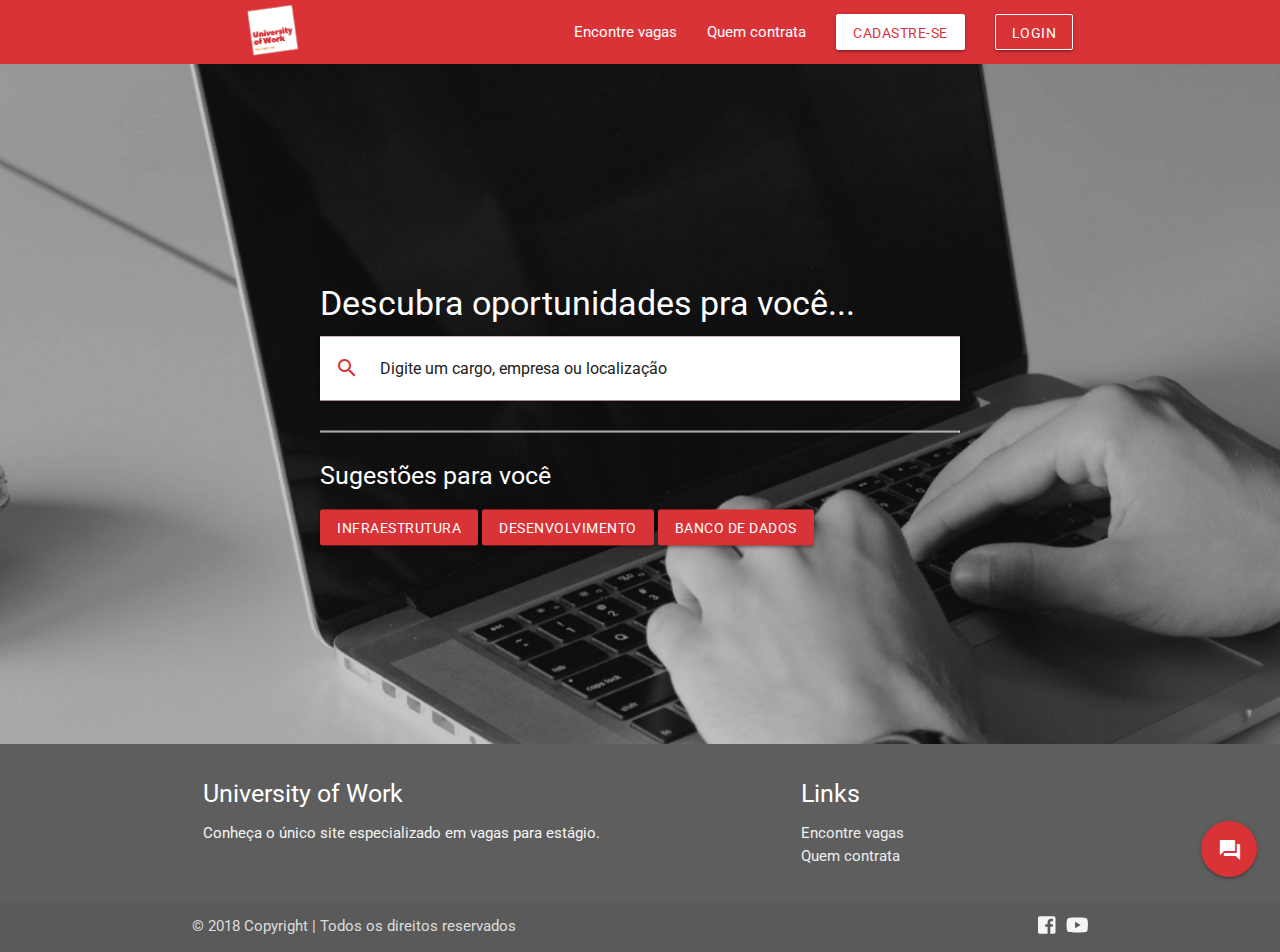
<file: index.html>
<!DOCTYPE html>
<html lang="pt-br">
<head>
    <meta charset="UTF-8">
    <title>University of Work</title>
    <link rel="icon" href="publico/imagem/Logo/favicon.ico">
	<!-- Fonte -->
    <link href="https://fonts.googleapis.com/css?family=Roboto" rel="stylesheet">
    <link href="https://fonts.googleapis.com/icon?family=Material+Icons" rel="stylesheet">

	<!-- CSS -->
	<link rel="stylesheet" href="publico/external/materialize/css/materialize.min.css">
    <link rel="stylesheet" href="publico/css/style.css">
    <link rel="stylesheet" href="publico/css/extends.css">
    
    <!-- JS -->
	<!-- ajax --><script src="https://ajax.googleapis.com/ajax/libs/jquery/3.2.1/jquery.min.js"></script>

	<!-- Fecha imports do Firebase -->

	<meta name="viewport" content="width=device-width, user-scalable=no">
</head>
<body>
    
    <div id="header" class="uow-nav"></div>

    <div id="modal"></div>

    <div class="uow-parallax" id="uow-id-bg-1" style="position: relative; height: 680px;">
        <div class="container">
            <div class="uow-center" style="width: 50%;">
                <h4 class="uow-color-secondary">Descubra oportunidades pra você...</h4>
                <nav>
                    <div class="nav-wrapper uow-background-secondary">
                        <form>
                            <div class="input-field">
                                <input id="search" type="search" placeholder="Digite um cargo, empresa ou localização" required>
                                <label class="label-icon" for="search"><i class="material-icons" >search</i></label>
                                <i class="material-icons" id="cleanSearch">close</i>
                            </div>
                        </form>
                    </div>
                </nav>
                <hr style="margin:30px 0px 30px">
                <h5 class="uow-color-secondary" style="margin:0px 0px 20px">Sugestões para você</h5>
                <div class="">
                    <a class="waves-effect waves-light btn uow-btn-primary">Infraestrutura</a>
                    <a class="waves-effect waves-light btn uow-btn-primary">Desenvolvimento</a>
                    <a class="waves-effect waves-light btn uow-btn-primary">Banco de dados</a>
                </div>
            </div>
        </div>
    </div>

    <div class="fixed-action-btn">
        <a id="question" class="btn-floating btn-large uow-btn-primary pulse">
            <i class="large material-icons">question_answer</i>
        </a>
    </div>

    <input type="radio" name="triggerChat" id="triggerChat">

    <div class="uow-chat uow-chat-inactive" id="chat">
        <div class="row">
            <div class="col s12" style="width:400px">
                <div class="card">
                    <div class="card-content">
                        <div class="row"> 
                            <form class="col s12">
                                <div class="row"  style="margin-bottom: 0px">
                                    <div class="input-field col s12">
                                        <input value="" id="nameAsk" type="text">
                                        <label for="nameAsk">Nome</label>
                                    </div>
                                </div>
                                <div class="row" style="margin-bottom: 0px">
                                    <div class="input-field col s12">
                                        <input value="" id="emailAsk" type="text">
                                        <label for="emailAsk">Email</label>
                                    </div>
                                </div>
                                <div class="row" style="margin-bottom: 0px">
                                    <div class="input-field col s12">
                                        <textarea id="icon_prefix2" class="materialize-textarea"></textarea>
                                        <label for="icon_prefix2">Mensagem</label>
                                    </div>
                                </div>
                            </form>        
                        </div>
                    </div>
                    <div class="card-action">
                        <a class="waves-effect waves-light btn uow-btn-primary-type2" id="send">Enviar</a>
                    </div>
                </div>    
            </div>
        </div>
    </div>
    <div id="footer"></div>

    <!-- modal -->

    <!-- Modal Structure -->
    <div id="modal1" class="modal" style="max-width: 600px;">
        <div class="modal-content">
            <h4>Login</h4>
            <div class="row">
                <form class="col s12">
                    <div class="row">
                        <div class="input-field col s12">
                            <input id="email" type="email" class="validate">
                            <label for="email">Email</label>
                        </div>
                    </div>
                    <div class="row">
                        <div class="input-field col s12" style="position: relative">
                            <input id="password" type="password" class="validate">
                            <label for="password">Senha</label>
                            <i class="material-icons uow-icon-input uow-icon-color-primary" id="visible-pass">visibility</i>
                        </div>
                    </div>
                    <a class="waves-effect waves-light btn uow-btn-primary-type2 modal-close">Entrar</a>
                </form>
            </div>
        </div>
        <div class="modal-footer">
            <a href="#!" class="waves-effect waves-red btn-flat">Não possui conta? Cadastre-se aqui!</a>
        </div>
    </div>

    <!-- jQuery --><script type="text/javascript" src="controller/js/jquery-3.3.1.min.js"></script>

	<script defer src="publico/external/materialize/js/materialize.min.js" type="text/javascript"></script>
    <script defer src="publico/external/fontawesome-all.js" type="text/javascript"></script>
    <script defer src="publico/external/html2canvas.min.js" type="text/javascript"></script>
	<script defer src="publico/external/sweetalert.min.js" type="text/javascript"></script>	
    <script defer src="controller/js/javascript.js" type="text/javascript"></script>	
</body>
</html>
</file>
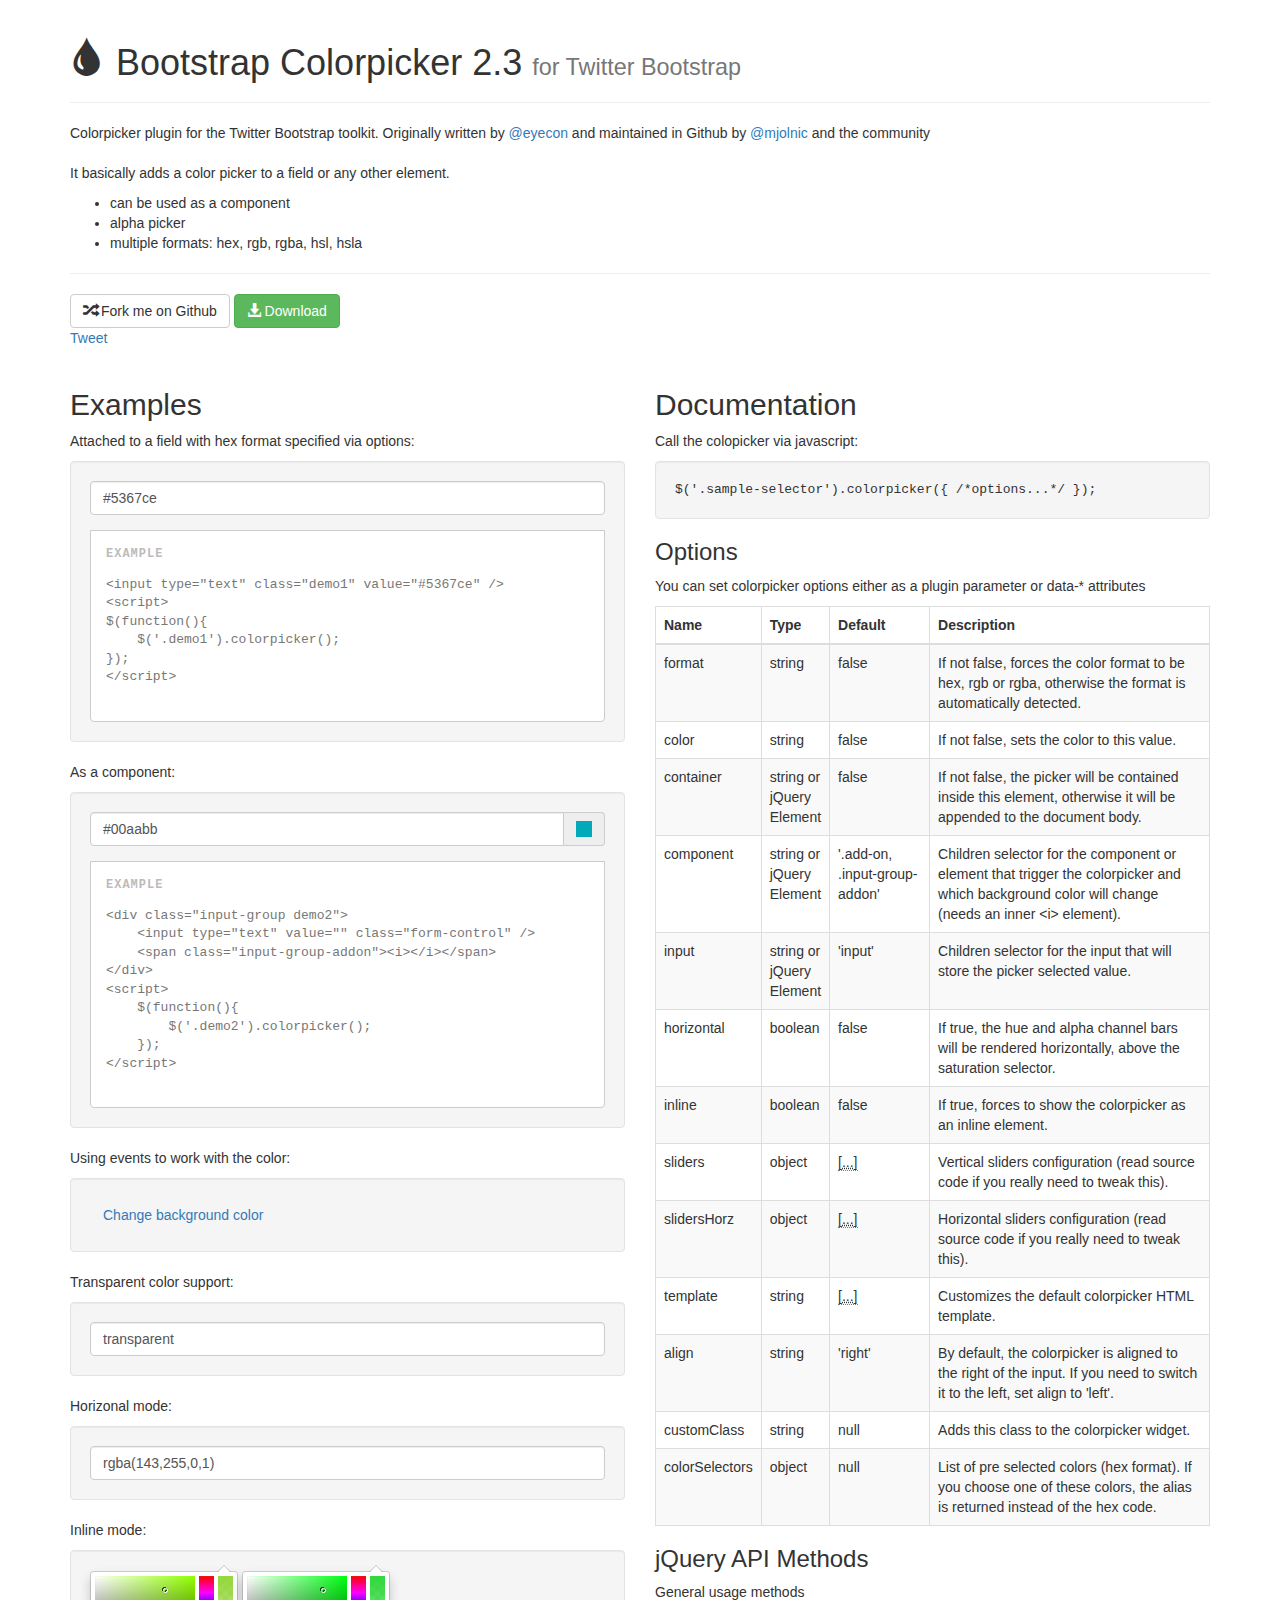
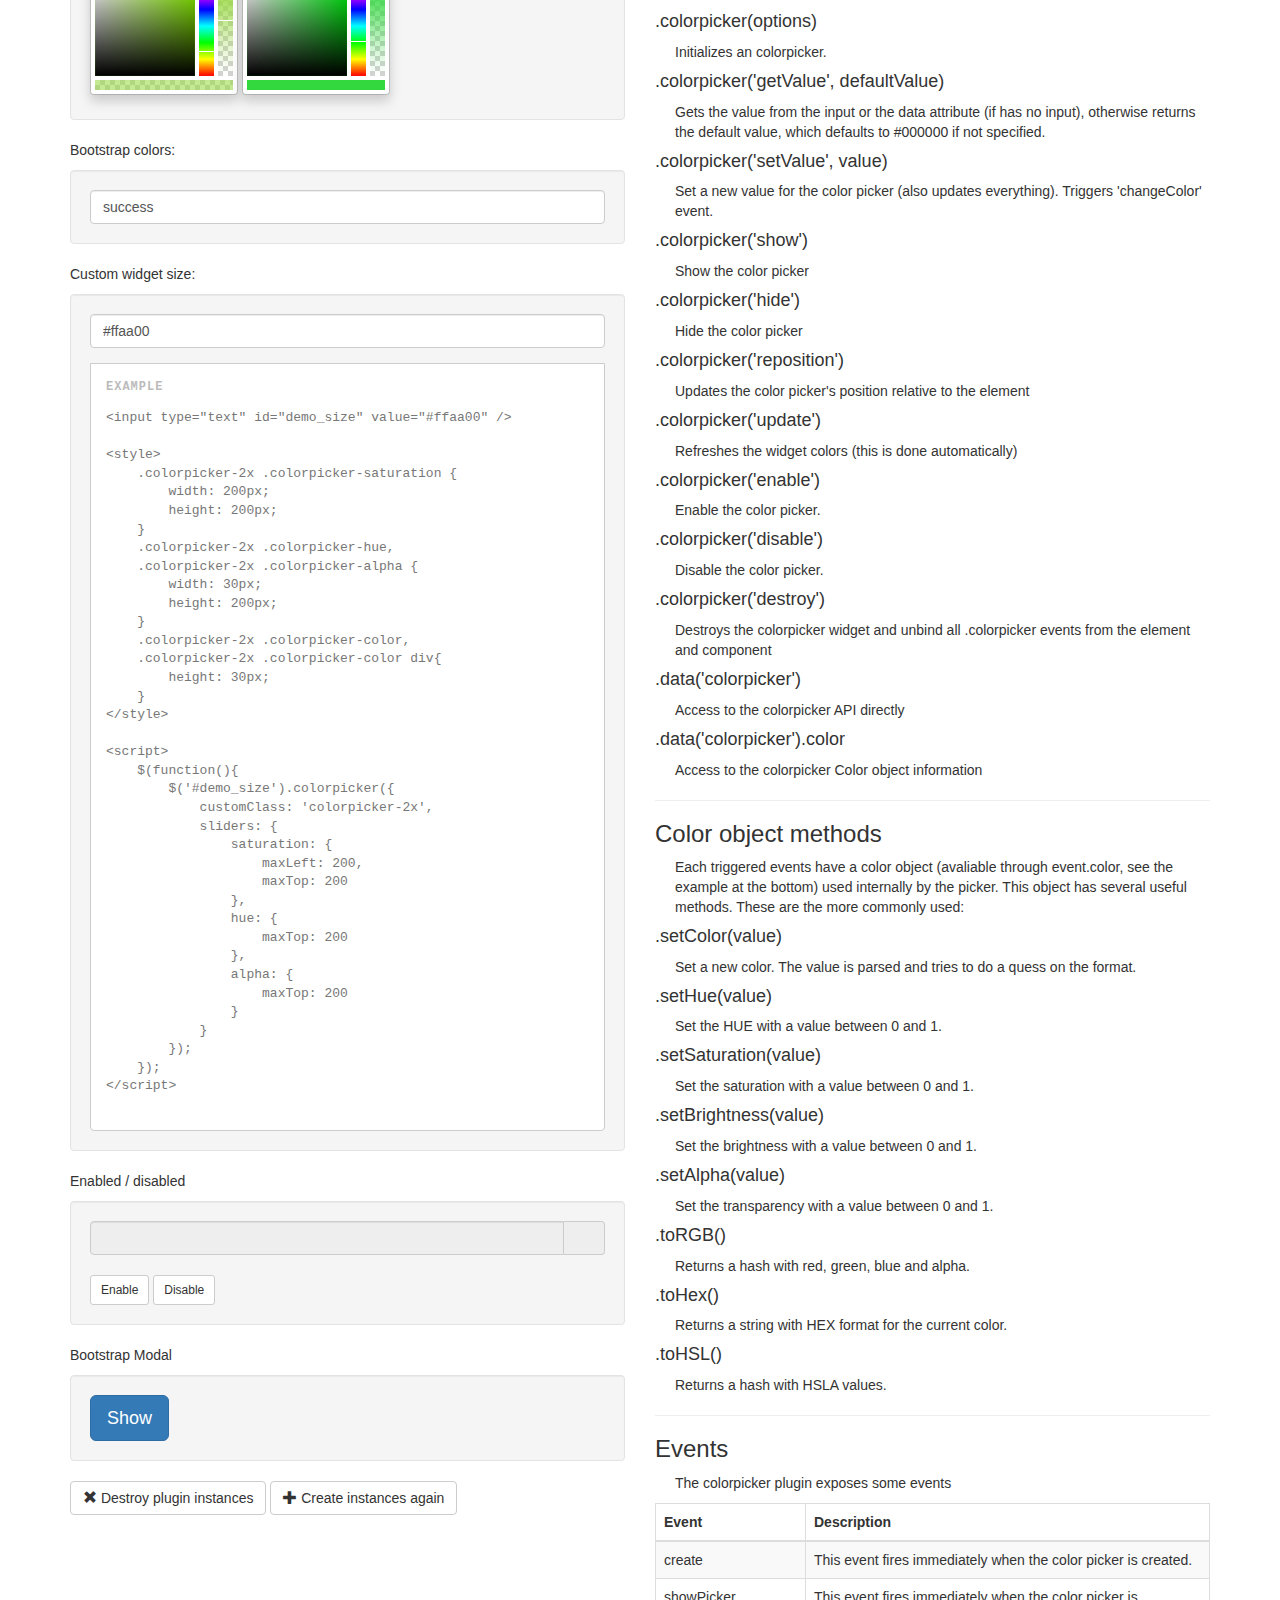
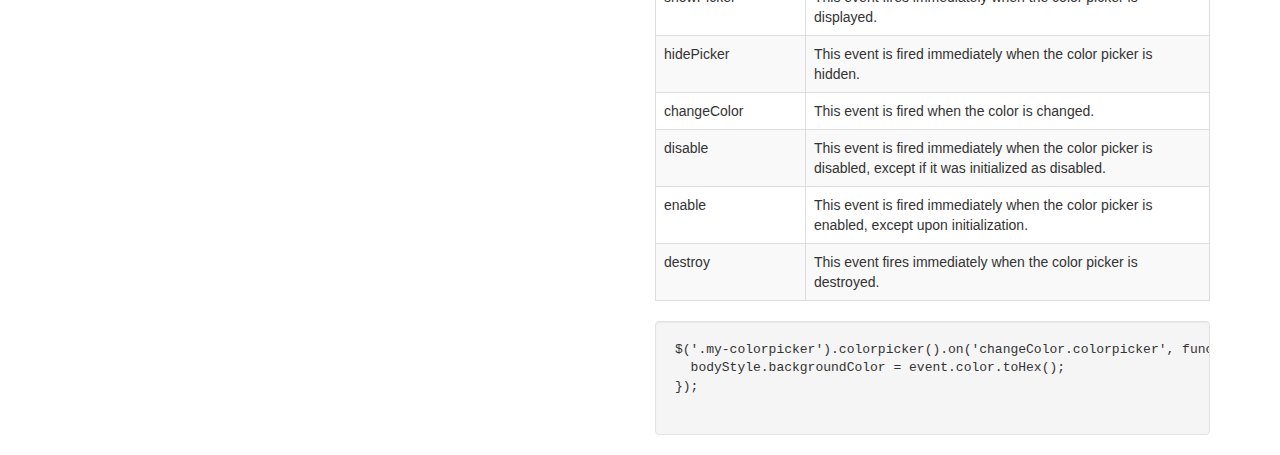
<file: publico/external/bootstrap-colorpicker-master/index.html>
<!DOCTYPE html>
<html lang="en">

<head>
  <meta http-equiv="X-UA-Compatible" content="IE=edge,chrome=1">
  <meta charset="utf-8">
  <meta http-equiv="Content-Type" content="text/html; charset=UTF-8">
  <title>Colorpicker for Twitter Bootstrap</title>
  <link href="//netdna.bootstrapcdn.com/bootstrap/3.3.5/css/bootstrap.min.css" rel="stylesheet">
  <link href="dist/css/bootstrap-colorpicker.min.css" rel="stylesheet">
  <link href="src/css/docs.css" rel="stylesheet">
</head>

<body>
<div class="container">
  <section id="typeahead">
    <div class="page-header">
      <h1><i class="glyphicon glyphicon-tint"></i> Bootstrap Colorpicker 2.3
        <small>for Twitter Bootstrap</small>
      </h1>
    </div>
    <div class="row">
      <article class="col-md-12">
        <p>
          Colorpicker plugin for the Twitter Bootstrap toolkit. Originally written by <a
          href="https://twitter.com/stefanpetre/" target="_blank">@eyecon</a> and maintained in Github by
          <a href="http://twitter.com/mjolnic/" target="_blank">@mjolnic</a> and the community
          <br>
          <br> It basically adds a color picker to a field or any other element.
        </p>
        <ul>
          <li>can be used as a component</li>
          <li>alpha picker</li>
          <li>multiple formats: hex, rgb, rgba, hsl, hsla</li>
        </ul>
        <hr>
        <div class="social">
          <a href="https://github.com/mjolnic/bootstrap-colorpicker/" target="_blank"
             class="btn btn-default btn-md"><i class="glyphicon glyphicon-random"></i> Fork me on Github</a>
          <a href="https://github.com/mjolnic/bootstrap-colorpicker/archive/master.zip" target="_blank"
             class="btn btn-success btn-md"><i class="glyphicon glyphicon-download-alt"></i> Download</a>

          <!-- Place this tag where you want the +1 button to render. -->
          <div class="g-plusone" data-size="medium"></div>

          <!-- Place this tag after the last +1 button tag. -->
          <script type="text/javascript">
            (function () {
              var po = document.createElement('script');
              po.type = 'text/javascript';
              po.async = true;
              po.src = 'https://apis.google.com/js/plusone.js';
              var s = document.getElementsByTagName('script')[0];
              s.parentNode.insertBefore(po, s);
            })();
          </script>

          <a href="https://twitter.com/share" class="twitter-share-button" data-via="mjolnic"
             data-related="mjolnic" data-hashtags="bootstrap">Tweet</a>
          <script>
            !function (d, s, id) {
              var js, fjs = d.getElementsByTagName(s)[0],
                p = /^http:/.test(d.location) ? 'http' : 'https';
              if (!d.getElementById(id)) {
                js = d.createElement(s);
                js.id = id;
                js.src = p + '://platform.twitter.com/widgets.js';
                fjs.parentNode.insertBefore(js, fjs);
              }
            }(document, 'script', 'twitter-wjs');
          </script>
        </div>
        <br>
      </article>
    </div>
    <div class="row">

      <div class="col-md-6">
        <h2>Examples</h2>

        <p> Attached to a field with hex format specified via options:</p>

        <div class="well">
          <input type="text" class="form-control demo demo-1 demo-auto" value="#5367ce"/>
                        <pre class="markup">
&lt;input type="text" class="demo1" value="#5367ce" /&gt;
&lt;script&gt;
$(function(){
    $('.demo1').colorpicker();
});
&lt;/script&gt;
        </pre>
        </div>

        <p>As a component:</p>

        <div class="well">
          <div class="input-group colorpicker-component demo demo-auto">
            <input type="text" value="#00AABB" class="form-control"/>
            <span class="input-group-addon"><i></i></span>
          </div>
                        <pre class="markup">
&lt;div class="input-group demo2"&gt;
    &lt;input type="text" value="" class="form-control" /&gt;
    &lt;span class="input-group-addon"&gt;&lt;i&gt;&lt;/i&gt;&lt;/span&gt;
&lt;/div&gt;
&lt;script&gt;
    $(function(){
        $('.demo2').colorpicker();
    });
&lt;/script&gt;
            </pre>
        </div>

        <p>Using events to work with the color:</p>

        <div class="well">
          <a href="#" class="btn small demo" id="demo_apidemo" data-color="rgb(255, 255, 255)">Change
            background color</a>
        </div>

        <p>Transparent color support:</p>

        <div class="well">
          <input type="text" data-format="hex" class="form-control demo demo-auto" id="demo_transparent"
                 value="transparent"/>
        </div>

        <p>Horizonal mode:</p>

        <div class="well">
          <input type="text" class="form-control demo" data-horizontal="true" id="demo_forceformat"
                 value="#8fff00"/>
        </div>

        <p>Inline mode:</p>

        <div class="well">
          <div id="demo_cont" class="demo demo-auto inl-bl" data-container="#demo_cont"
               data-color="rgba(150,216,62,0.55)" data-inline="true"></div>
          <div class="demo demo-auto inl-bl" data-container="true" data-color="rgb(50,216,62)"
               data-inline="true"></div>
        </div>

        <p>Bootstrap colors:</p>

        <div class="well">
          <input type="text" data-format="hex" class="form-control demo" id="demo_selectors"
                 value="success"/>
        </div>

        <p>Custom widget size:</p>

        <div class="well">
          <style>
            .colorpicker-2x .colorpicker-saturation {
              width: 200px;
              height: 200px;
            }

            .colorpicker-2x .colorpicker-hue,
            .colorpicker-2x .colorpicker-alpha {
              width: 30px;
              height: 200px;
            }

            .colorpicker-2x .colorpicker-color,
            .colorpicker-2x .colorpicker-color div {
              height: 30px;
            }
          </style>
          <input type="text" class="form-control demo" id="demo_size" value="#ffaa00"/>
                        <pre class="markup">
&lt;input type="text" id="demo_size" value="#ffaa00" /&gt;

&lt;style&gt;
    .colorpicker-2x .colorpicker-saturation {
        width: 200px;
        height: 200px;
    }
    .colorpicker-2x .colorpicker-hue,
    .colorpicker-2x .colorpicker-alpha {
        width: 30px;
        height: 200px;
    }
    .colorpicker-2x .colorpicker-color,
    .colorpicker-2x .colorpicker-color div{
        height: 30px;
    }
&lt;/style&gt;

&lt;script&gt;
    $(function(){
        $('#demo_size').colorpicker({
            customClass: 'colorpicker-2x',
            sliders: {
                saturation: {
                    maxLeft: 200,
                    maxTop: 200
                },
                hue: {
                    maxTop: 200
                },
                alpha: {
                    maxTop: 200
                }
            }
        });
    });
&lt;/script&gt;
            </pre>
        </div>

        <p>Enabled / disabled</p>

        <div class="well">
          <div id="demo_endis" class="input-group demo demo-auto colorpicker-component">
            <input disabled type="text" value="" class="form-control"/>
            <span class="input-group-addon"><i></i></span>
          </div>
          <br>
          <a class="btn btn-sm btn-default enable-button" href="#">Enable</a>
          <a class="btn btn-sm btn-default disable-button" href="#">Disable</a>
        </div>

        <p>Bootstrap Modal</p>

        <div class="well">
          <button class="btn btn-primary btn-lg" data-toggle="modal" data-target="#myModal">
            Show
          </button>

          <div class="modal fade" id="myModal" tabindex="-1" role="dialog" aria-labelledby="myModalLabel"
               aria-hidden="true">
            <div class="modal-dialog">
              <div class="modal-content">
                <div class="modal-header">
                  <button type="button" class="close" data-dismiss="modal"
                          aria-hidden="true">&times;</button>
                  <h4 class="modal-title" id="myModalLabel">In a Modal</h4>
                </div>
                <div class="modal-body">
                  <div class="input-group colorpicker-component demo demo-auto">
                    <input type="text" value="" class="form-control"/>
                    <span class="input-group-addon"><i></i></span>
                  </div>
                </div>
                <div class="modal-footer">
                  <button type="button" class="btn btn-default" data-dismiss="modal">Close</button>
                </div>
              </div>
            </div>
          </div>
        </div>


        <a class="btn btn-default demo-destroy" href="#"><i class="glyphicon glyphicon-remove"></i> Destroy
          plugin instances</a>
        <a class="btn btn-default demo-create" href="#"><i class="glyphicon glyphicon-plus"></i> Create
          instances again</a>
      </div>
      <article class="col-md-6">
        <h2>Documentation</h2>

        <p>Call the colopicker via javascript:</p>
        <pre class="well">$('.sample-selector').colorpicker({ /*options...*/ });</pre>
        <h3>Options</h3>

        <p>
          You can set colorpicker options either as a plugin parameter or data-* attributes
        </p>
        <table class="table table-bordered table-striped">
          <thead>
          <tr>
            <th style="width: 100px;">Name</th>
            <th style="width: 50px;">Type</th>
            <th style="width: 100px;">Default</th>
            <th>Description</th>
          </tr>
          </thead>
          <tbody>
          <tr>
            <td>format</td>
            <td>string</td>
            <td>false</td>
            <td>If not false, forces the color format to be hex, rgb or rgba, otherwise the format is
              automatically detected.
            </td>
          </tr>
          <tr>
            <td>color</td>
            <td>string</td>
            <td>false</td>
            <td>If not false, sets the color to this value.</td>
          </tr>
          <tr>
            <td>container</td>
            <td>string or jQuery Element</td>
            <td>false</td>
            <td>If not false, the picker will be contained inside this element, otherwise it will be
              appended to the document body.
            </td>
          </tr>
          <tr>
            <td>component</td>
            <td>string or jQuery Element</td>
            <td>'.add-on, .input-group-addon'</td>
            <td>Children selector for the component or element that trigger the colorpicker and which
              background color will change (needs an inner &lt;i&gt; element).
            </td>
          </tr>
          <tr>
            <td>input</td>
            <td>string or jQuery Element</td>
            <td>'input'</td>
            <td>Children selector for the input that will store the picker selected value.</td>
          </tr>
          <tr>
            <td>horizontal</td>
            <td>boolean</td>
            <td>false</td>
            <td>If true, the hue and alpha channel bars will be rendered horizontally, above the saturation
              selector.
            </td>
          </tr>
          <tr>
            <td>inline</td>
            <td>boolean</td>
            <td>false</td>
            <td>If true, forces to show the colorpicker as an inline element.</td>
          </tr>
          <tr>
            <td>sliders</td>
            <td>object</td>
            <td><abbr title='please, read the source code to see this value'>[...]</abbr></td>
            <td>Vertical sliders configuration (read source code if you really need to tweak this).</td>
          </tr>
          <tr>
            <td>slidersHorz</td>
            <td>object</td>
            <td><abbr title='please, read the source code to see this value'>[...]</abbr></td>
            <td>Horizontal sliders configuration (read source code if you really need to tweak this).</td>
          </tr>
          <tr>
            <td>template</td>
            <td>string</td>
            <td><abbr title='please, read the source code to see this value'>[...]</abbr></td>
            <td>Customizes the default colorpicker HTML template.</td>
          </tr>
          <tr>
            <td>align</td>
            <td>string</td>
            <td>'right'</td>
            <td>By default, the colorpicker is aligned to the right of the input. If you need to switch it
              to the left, set align to 'left'.
            </td>
          </tr>
          <tr>
            <td>customClass</td>
            <td>string</td>
            <td>null</td>
            <td>Adds this class to the colorpicker widget.</td>
          </tr>
          <tr>
            <td>colorSelectors</td>
            <td>object</td>
            <td>null</td>
            <td>List of pre selected colors (hex format). If you choose one of these colors, the alias is returned instead of the hex code.</td>
          </tr>
          </tbody>
        </table>

        <h3>jQuery API Methods</h3>

        <p>General usage methods</p>
        <h4>.colorpicker(options)</h4>

        <p>Initializes an colorpicker.</p>

        <h4>.colorpicker('getValue', defaultValue)</h4>

        <p>Gets the value from the input or the data attribute (if has no input), otherwise returns the default
          value, which defaults to #000000 if not specified.</p>

        <h4>.colorpicker('setValue', value)</h4>

        <p>Set a new value for the color picker (also updates everything). Triggers 'changeColor' event.</p>

        <h4>.colorpicker('show')</h4>

        <p>Show the color picker</p>

        <h4>.colorpicker('hide')</h4>

        <p>Hide the color picker</p>

        <h4>.colorpicker('reposition')</h4>

        <p>Updates the color picker's position relative to the element</p>

        <h4>.colorpicker('update')</h4>

        <p>Refreshes the widget colors (this is done automatically)</p>

        <h4>.colorpicker('enable')</h4>

        <p>Enable the color picker.</p>

        <h4>.colorpicker('disable')</h4>

        <p>Disable the color picker.</p>

        <h4>.colorpicker('destroy')</h4>

        <p>Destroys the colorpicker widget and unbind all .colorpicker events from the element and component</p>

        <h4>.data('colorpicker')</h4>

        <p>Access to the colorpicker API directly</p>

        <h4>.data('colorpicker').color</h4>

        <p>Access to the colorpicker Color object information</p>

        <hr>

        <h3>Color object methods</h3>

        <p>Each triggered events have a color object (avaliable through event.color, see the example at the
          bottom) used internally by the picker. This object has several useful methods. These are the more
          commonly used:</p>

        <h4>.setColor(value)</h4>

        <p>Set a new color. The value is parsed and tries to do a quess on the format.</p>

        <h4>.setHue(value)</h4>

        <p>Set the HUE with a value between 0 and 1.</p>

        <h4>.setSaturation(value)</h4>

        <p>Set the saturation with a value between 0 and 1.</p>

        <h4>.setBrightness(value)</h4>

        <p>Set the brightness with a value between 0 and 1.</p>

        <h4>.setAlpha(value)</h4>

        <p>Set the transparency with a value between 0 and 1.</p>

        <h4>.toRGB()</h4>

        <p>Returns a hash with red, green, blue and alpha.</p>

        <h4>.toHex()</h4>

        <p>Returns a string with HEX format for the current color.</p>

        <h4>.toHSL()</h4>

        <p>Returns a hash with HSLA values.</p>

        <hr>

        <h3>Events</h3>

        <p>The colorpicker plugin exposes some events</p>

        <table class="table table-bordered table-striped">
          <thead>
          <tr>
            <th style="width: 150px;">Event</th>
            <th>Description</th>
          </tr>
          </thead>
          <tbody>
          <tr>
            <td>create</td>
            <td>This event fires immediately when the color picker is created.</td>
          </tr>
          <tr>
            <td>showPicker</td>
            <td>This event fires immediately when the color picker is displayed.</td>
          </tr>
          <tr>
            <td>hidePicker</td>
            <td>This event is fired immediately when the color picker is hidden.</td>
          </tr>
          <tr>
            <td>changeColor</td>
            <td>This event is fired when the color is changed.</td>
          </tr>
          <tr>
            <td>disable</td>
            <td>This event is fired immediately when the color picker is disabled, except if it was
              initialized as disabled.
            </td>
          </tr>
          <tr>
            <td>enable</td>
            <td>This event is fired immediately when the color picker is enabled, except upon
              initialization.
            </td>
          </tr>
          <tr>
            <td>destroy</td>
            <td>This event fires immediately when the color picker is destroyed.</td>
          </tr>
          </tbody>
        </table>
                    <pre class="well">
$('.my-colorpicker').colorpicker().on('changeColor.colorpicker', function(event){
  bodyStyle.backgroundColor = event.color.toHex();
});
    </pre>
      </article>
    </div>
  </section>
</div>
<script src="//code.jquery.com/jquery-2.1.4.min.js"></script>
<script src="//netdna.bootstrapcdn.com/bootstrap/3.3.5/js/bootstrap.min.js"></script>
<script src="dist/js/bootstrap-colorpicker.js"></script>
<script src="src/js/docs.js"></script>
</body>

</html>
</file>
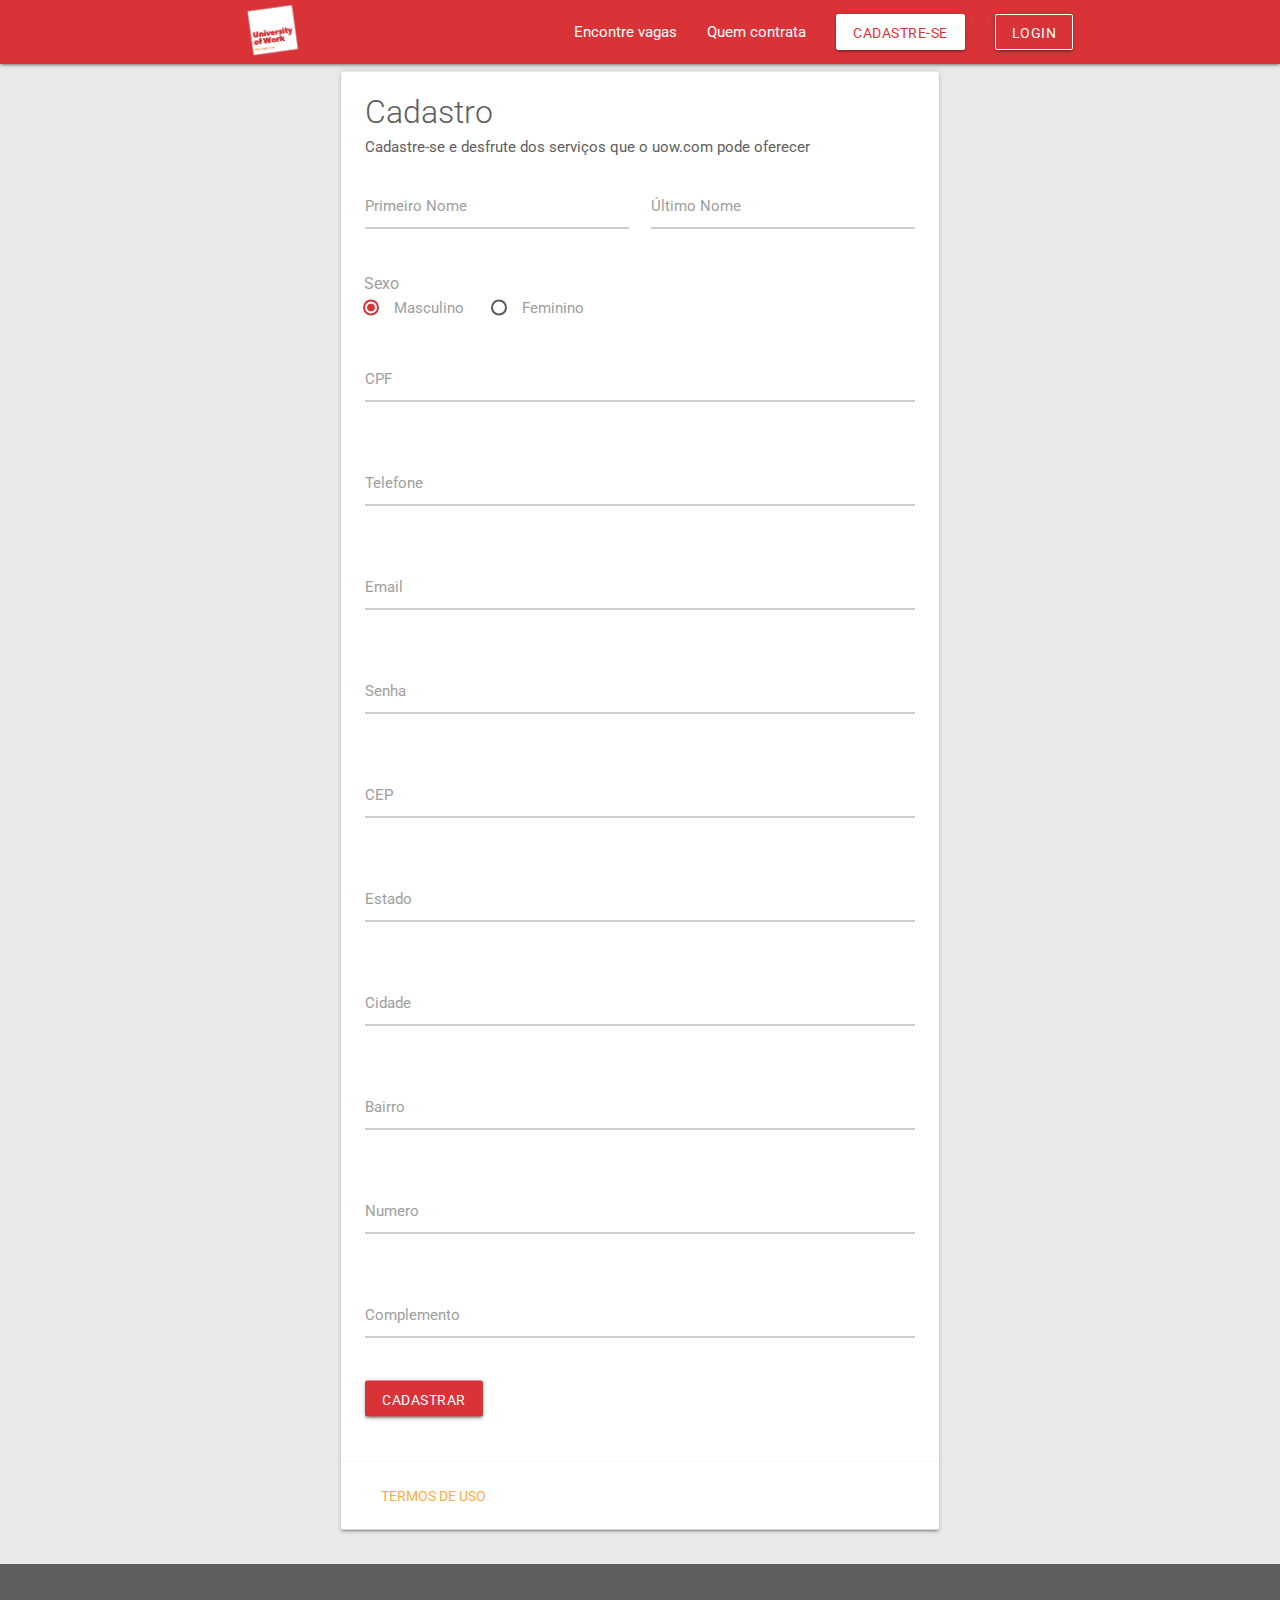
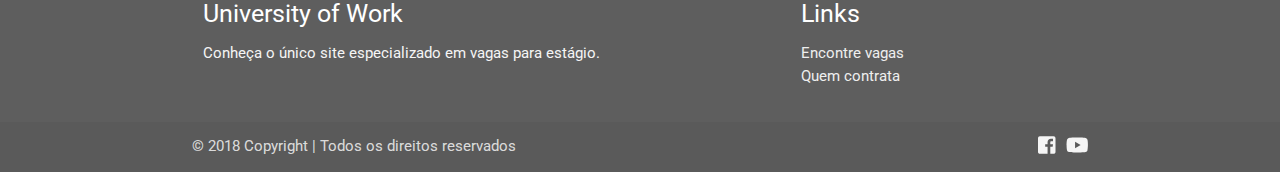
<file: view/candidate/cadastro.html>
<!DOCTYPE html>
<html lang="pt-br">
<head>
    <meta charset="UTF-8">
    <title>University of Work</title>
    <link rel="icon" href="../../publico/imagem/Logo/favicon.ico">
	<!-- Fonte -->
	<link href="https://fonts.googleapis.com/css?family=Roboto" rel="stylesheet">
    <link href="https://fonts.googleapis.com/icon?family=Material+Icons" rel="stylesheet">

	<!-- CSS -->
	<link rel="stylesheet" href="../../publico/external/materialize/css/materialize.min.css">
    <link rel="stylesheet" href="../../publico/css/style.css">
    <link rel="stylesheet" href="../../publico/css/extends.css">
    
    <!-- JS -->
	<!-- ajax --><script src="https://ajax.googleapis.com/ajax/libs/jquery/3.2.1/jquery.min.js"></script>
	<!-- jQuery --><script type="text/javascript" src="../../controller/js/jquery-3.3.1.min.js"></script>

	<script defer src="../../publico/external/materialize/js/materialize.min.js" type="text/javascript"></script>
    <script defer src="../../publico/external/fontawesome-all.js" type="text/javascript"></script>
    <script defer src="../../publico/external/html2canvas.min.js" type="text/javascript"></script>
	<script defer src="../../publico/external/sweetalert.min.js" type="text/javascript"></script>	
    <script defer src="../../controller/js/javascript.js" type="text/javascript"></script>	
    <script defer src="../../controller/js/cadastro.js" type="text/javascript"></script>

	<!-- Fecha imports do Firebase -->

	<meta name="viewport" content="width=device-width, user-scalable=no">
</head>
<body>
    
    <div id="header2"></div>    
    
    <div class="container" style="position: relative; height: 1500px;">
        <div class="uow-center" >
            <div class="row">
                <div class="col s12" style="width:620px">
                    <div class="card">
                        <div class="card-content">
                            <span class="card-title" style="font-size: 32px">Cadastro</span>
                            <p>Cadastre-se e desfrute dos serviços que o uow.com pode oferecer</p>
                            <div class="row" style="margin-top: 10px">
                                <form class="col s12">
                                    <div class="row">
                                        <div class="input-field col s6">
                                            <input  id="first_name" type="text" class="validate">
                                            <label for="first_name">Primeiro Nome</label>
                                        </div>
                                        <div class="input-field col s6">
                                            <input id="last_name" type="text" class="validate">
                                            <label for="last_name">Último Nome</label>
                                        </div>
                                    </div>
                                    <div class="row">
                                            <label style="font-size: 16px; margin-left: 10px; margin-bottom: 50px">Sexo</label>
                                        <p>
                                            <label style="margin-right: 20px; margin-left: 5px">
                                                <input class="with-gap" name="group3" type="radio" checked />
                                                <span>Masculino</span>
                                            </label>
                                            <label>
                                                <input class="with-gap" name="group3" type="radio" />
                                                <span>Feminino</span>
                                            </label>
                                        </p>
                                    </div>
                                   
                                    <div class="row">
                                        <div class="input-field col s12">
                                            <input id="cpf" type="text" class="validate">
                                            <label for="cpf">CPF</label>
                                        </div>
                                    </div>
                                    <div class="row">
                                        <div class="input-field col s12">
                                            <input id="tel" type="text" class="validate">
                                            <label for="tel">Telefone</label>
                                        </div>
                                    </div>
                                    <div class="row">
                                        <div class="input-field col s12">
                                            <input id="email" type="email" class="validate">
                                            <label for="email">Email</label>
                                        </div>
                                    </div>
                                    <div class="row">
                                        <div class="input-field col s12">
                                            <input id="senha" type="password" class="validate">
                                            <label for="senha">Senha</label>
                                        </div>
                                    </div>
                                    <div class="row">
                                        <div class="input-field col s12">
                                            <input id="cep" type="text" class="validate">
                                            <label for="cep">CEP</label>
                                        </div>
                                    </div>
                                    <div class="row">
                                        <div class="input-field col s12">
                                            <input id="Estado" type="text" class="validate">
                                            <label for="Estado">Estado</label>
                                        </div>
                                    </div>
                                    <div class="row">
                                        <div class="input-field col s12">
                                            <input id="Cidade" type="text" class="validate">
                                            <label for="Cidade">Cidade</label>
                                        </div>
                                    </div>
                                    <div class="row">
                                        <div class="input-field col s12">
                                            <input id="Bairro" type="text" class="validate">
                                            <label for="Bairro">Bairro</label>
                                        </div>
                                    </div>
                                    <div class="row">
                                        <div class="input-field col s12">
                                            <input id="Numero" type="text" class="validate">
                                            <label for="Numero">Numero</label>
                                        </div>
                                    </div>
                                    <div class="row">
                                        <div class="input-field col s12">
                                            <input id="Complemento" type="text" class="validate">
                                            <label for="Complemento">Complemento</label>
                                        </div>
                                    </div>
                                    <a class="waves-effect waves-light btn uow-btn-primary-type2" id="cadastrar">Cadastrar</a>
                                </form>
                            </div>
                        </div>                   
                        <div class="card-action">
                            <a href="#!" class="waves-effect waves-red btn-flat">Termos de Uso</a>
                        </div>
                    </div>
                </div>
            </div>
        </div>     
    </div>

    <div id="footer"></div>

</body>
</html>
</file>
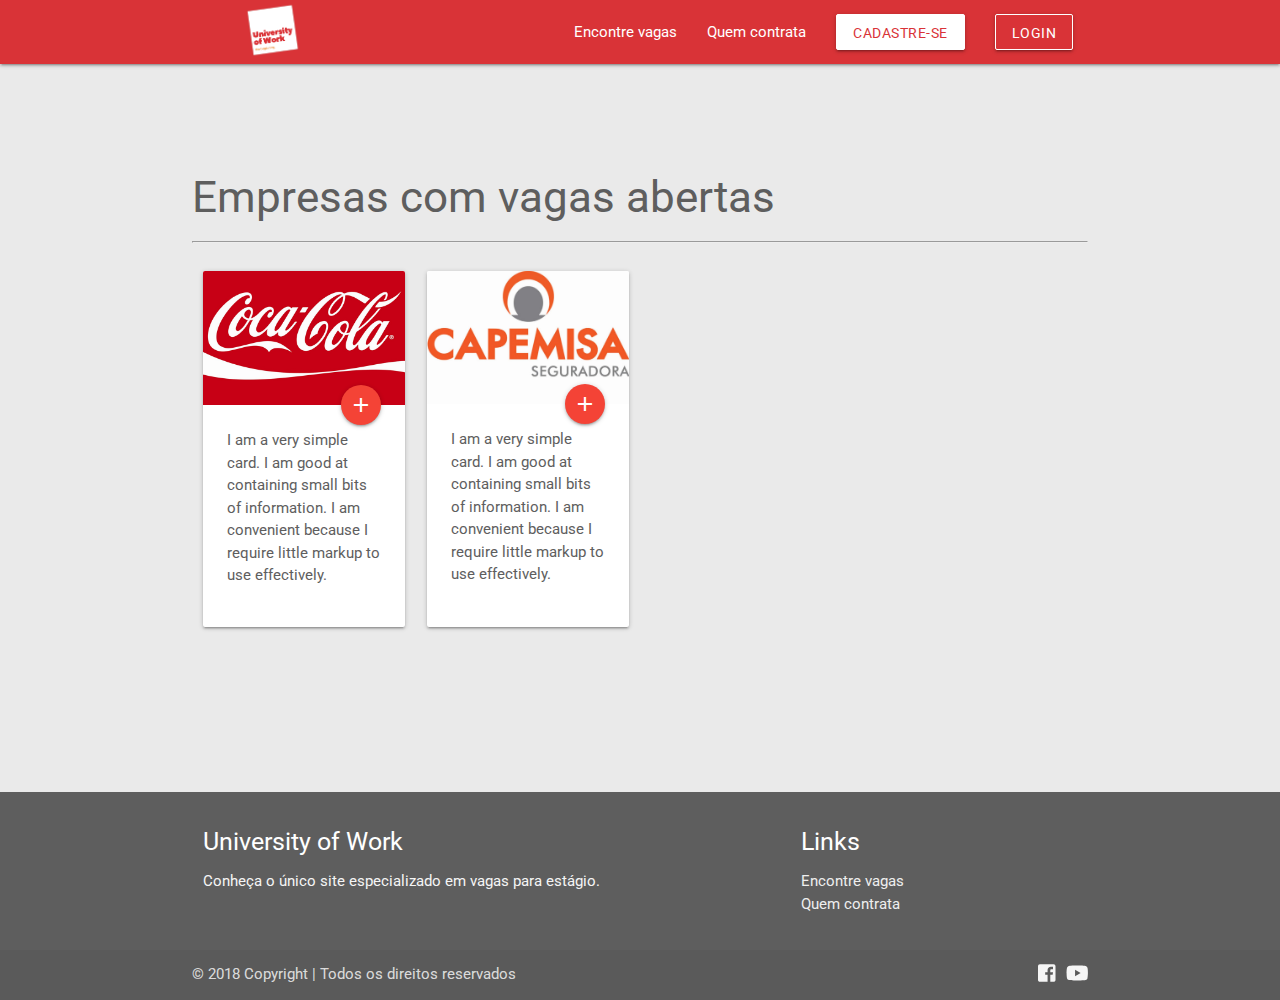
<file: view/candidate/empresas-contratando.html>
<!DOCTYPE html>
<html lang="pt-br">
<head>
    <meta charset="UTF-8">
    <title>University of Work</title>
    <link rel="icon" href="../../publico/imagem/Logo/favicon.ico">
	<!-- Fonte -->
	<link href="https://fonts.googleapis.com/css?family=Roboto" rel="stylesheet">
    <link href="https://fonts.googleapis.com/icon?family=Material+Icons" rel="stylesheet">

	<!-- CSS -->
	<link rel="stylesheet" href="../../publico/external/materialize/css/materialize.min.css">
    <link rel="stylesheet" href="../../publico/css/style.css">
    <link rel="stylesheet" href="../../publico/css/extends.css">
    
    <!-- JS -->
	<!-- ajax --><script src="https://ajax.googleapis.com/ajax/libs/jquery/3.2.1/jquery.min.js"></script>
	<!-- jQuery --><script type="text/javascript" src="../../controller/js/jquery-3.3.1.min.js"></script>

	<script defer src="../../publico/external/materialize/js/materialize.min.js" type="text/javascript"></script>
    <script defer src="../../publico/external/fontawesome-all.js" type="text/javascript"></script>
    <script defer src="../../publico/external/html2canvas.min.js" type="text/javascript"></script>
	<script defer src="../../publico/external/sweetalert.min.js" type="text/javascript"></script>	
    <script defer src="../../controller/js/javascript.js" type="text/javascript"></script>	
    <script defer src="../../controller/js/empresas-contratando.js" type="text/javascript"></script>	

	<!-- Fecha imports do Firebase -->

	<meta name="viewport" content="width=device-width, user-scalable=no">
</head>
<body>
    
    <div id="header2"></div>    
    
    <div class="container" style="margin: 0px auto 50px; padding: 80px 0px">
        <h3 class="uow-color-quaternary">Empresas com vagas abertas</h3>
        <hr style="margin: 20px 0px 20px">
        <div class="row" id="addPartner">
            <!--um parceiro-->
            <div class="col s3">
                <div class="card" style="max-width: 300px; max-height: 356px; min-height: 356px">
                    <div class="card-image">
                        <img src="../../publico/imagem/Partner/coca-cola.jpg">
                        <a href="/view/candidate/perfil-empresa.html" class="btn-floating halfway-fab waves-effect waves-light red tooltipped" data-position="bottom" data-tooltip="Ver vagas"><i class="material-icons">add</i></a>
                    </div>
                    <div class="card-content">
                        <p>I am a very simple card. I am good at containing small bits of information. I am convenient because I require little markup to use effectively.</p>
                    </div>
                </div>
            </div>
           
            <!--um parceiro-->
            <div class="col s3">
                <div class="card" style="max-width: 300px; max-height: 356px; min-height: 356px">
                    <div class="card-image">
                        <img src="../../publico/imagem/Partner/capemisa.jpg">
                        <a href="/view/candidate/perfil-empresa.html" class="btn-floating halfway-fab waves-effect waves-light red tooltipped" data-position="bottom" data-tooltip="Ver vagas"><i class="material-icons">add</i></a>
                    </div>
                    <div class="card-content">
                        <p>I am a very simple card. I am good at containing small bits of information. I am convenient because I require little markup to use effectively.</p>
                    </div>
                </div>
            </div>
          
        </div>
    </div>

    <div id="footer"></div>
    
    <!-- modal -->
    <!-- Modal Structure -->
    <div id="modal2" class="modal" style="max-width: 600px;">
        <div class="modal-content">
            <h4>Login</h4>
            <div class="row">
                <form class="col s12">
                    <div class="row">
                        <div class="input-field col s12">
                            <input id="email" type="email" class="validate">
                            <label for="email">Email</label>
                        </div>
                    </div>
                    <div class="row">
                        <div class="input-field col s12" style="position: relative">
                            <input id="password" type="password" class="validate">
                            <label for="password">Senha</label>
                            <i class="material-icons uow-icon-input uow-icon-color-primary" id="visible-pass">visibility</i>
                        </div>
                    </div>
                    <a class="waves-effect waves-light btn uow-btn-primary-type2 modal-close">Entrar</a>
                </form>
            </div>
        </div>
        <div class="modal-footer">
            <a href="#!" class="waves-effect waves-red btn-flat">Não possui conta? Cadastre-se aqui!</a>
        </div>
    </div>

</body>
</html>
</file>
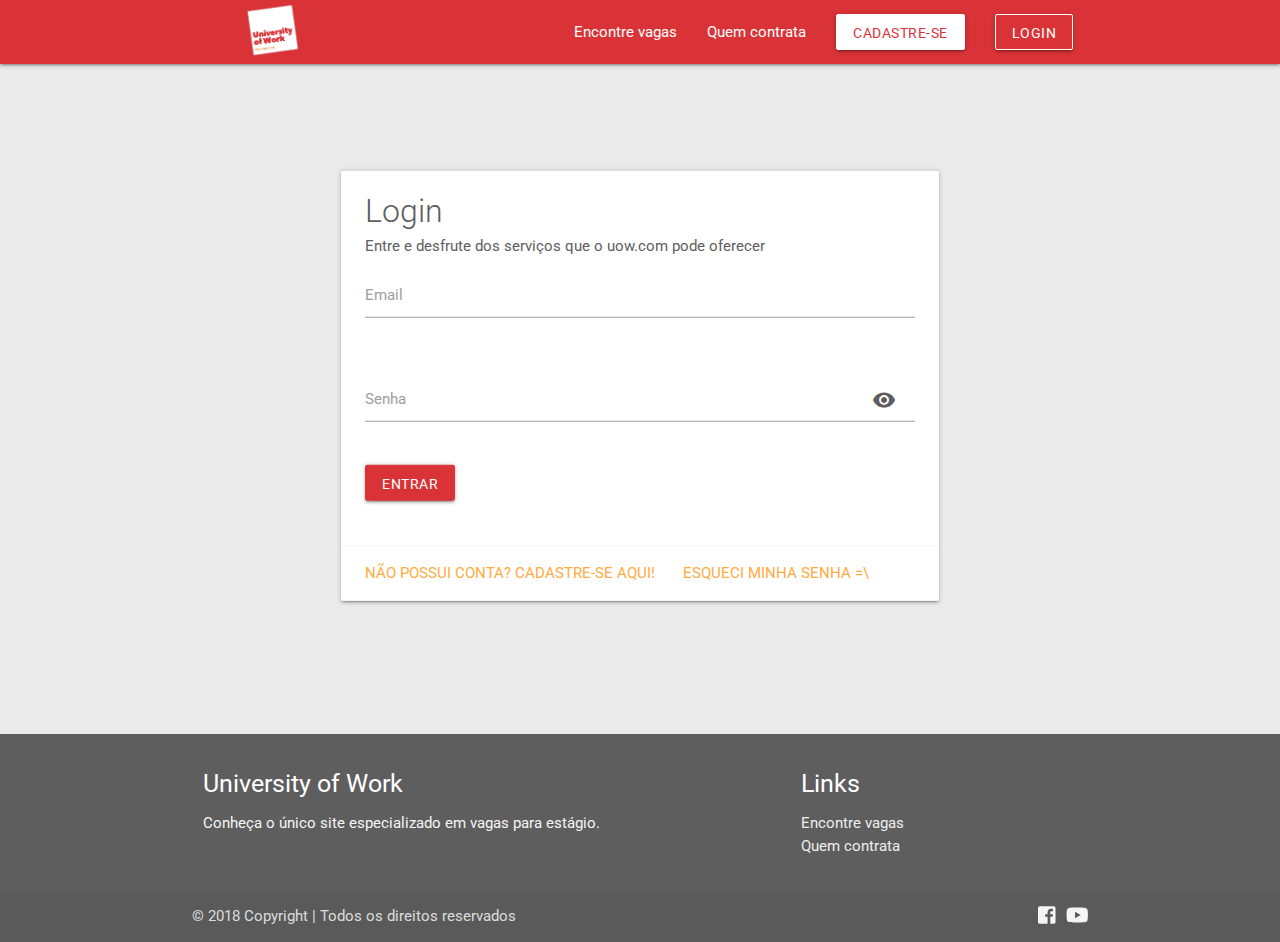
<file: view/candidate/login.html>
<!DOCTYPE html>
<html lang="pt-br">
<head>
    <meta charset="UTF-8">
    <title>University of Work</title>
    <link rel="icon" href="../../publico/imagem/Logo/favicon.ico">
	<!-- Fonte -->
	<link href="https://fonts.googleapis.com/css?family=Roboto" rel="stylesheet">
    <link href="https://fonts.googleapis.com/icon?family=Material+Icons" rel="stylesheet">

	<!-- CSS -->
	<link rel="stylesheet" href="../../publico/external/materialize/css/materialize.min.css">
    <link rel="stylesheet" href="../../publico/css/style.css">
    <link rel="stylesheet" href="../../publico/css/extends.css">
    
    <!-- JS -->
	<!-- ajax --><script src="https://ajax.googleapis.com/ajax/libs/jquery/3.2.1/jquery.min.js"></script>
	<!-- jQuery --><script type="text/javascript" src="../../controller/js/jquery-3.3.1.min.js"></script>

	<script defer src="../../publico/external/materialize/js/materialize.min.js" type="text/javascript"></script>
    <script defer src="../../publico/external/fontawesome-all.js" type="text/javascript"></script>
    <script defer src="../../publico/external/html2canvas.min.js" type="text/javascript"></script>
	<script defer src="../../publico/external/sweetalert.min.js" type="text/javascript"></script>	
    <script defer src="../../controller/js/javascript.js" type="text/javascript"></script>	
    <script defer src="../../controller/js/login.js" type="text/javascript"></script>	

	<!-- Fecha imports do Firebase -->

	<meta name="viewport" content="width=device-width, user-scalable=no">
</head>
<body>
    
    <div id="header2"></div>    
    
    <div class="container" style="position: relative; height: 670px;">
        <div class="uow-center" >
            <div class="row">
                <div class="col s12" style="width:620px">
                    <div class="card">
                        <div class="card-content">
                            <span class="card-title" style="font-size: 32px">Login</span>
                            <p>Entre e desfrute dos serviços que o uow.com pode oferecer</p>
                            <div class="row">
                                <form class="col s12">
                                    <div class="row">
                                        <div class="input-field col s12">
                                            <input id="email" type="email" class="validate">
                                            <label for="email">Email</label>
                                        </div>
                                    </div>
                                    <div class="row">
                                        <div class="input-field col s12" style="position: relative">
                                            <input id="password" type="password" class="validate">
                                            <label for="password">Senha</label>
                                            <i class="material-icons uow-icon-input uow-icon-color-primary" id="visible-pass">visibility</i>
                                        </div>
                                    </div>
                                    <a class="waves-effect waves-light btn uow-btn-primary-type2" id="open">Entrar</a>
                                </form>
                            </div>
                        </div>                   
                        <div class="card-action">
                            <a href="/view/candidate/cadastro.html" class="">Não possui conta? Cadastre-se aqui!</a>
                            <a href="#" class="">Esqueci minha senha =\</a>
                        </div>
                    </div>
                </div>
            </div>
        </div>     
    </div>

    <div id="footer"></div>

</body>
</html>
</file>
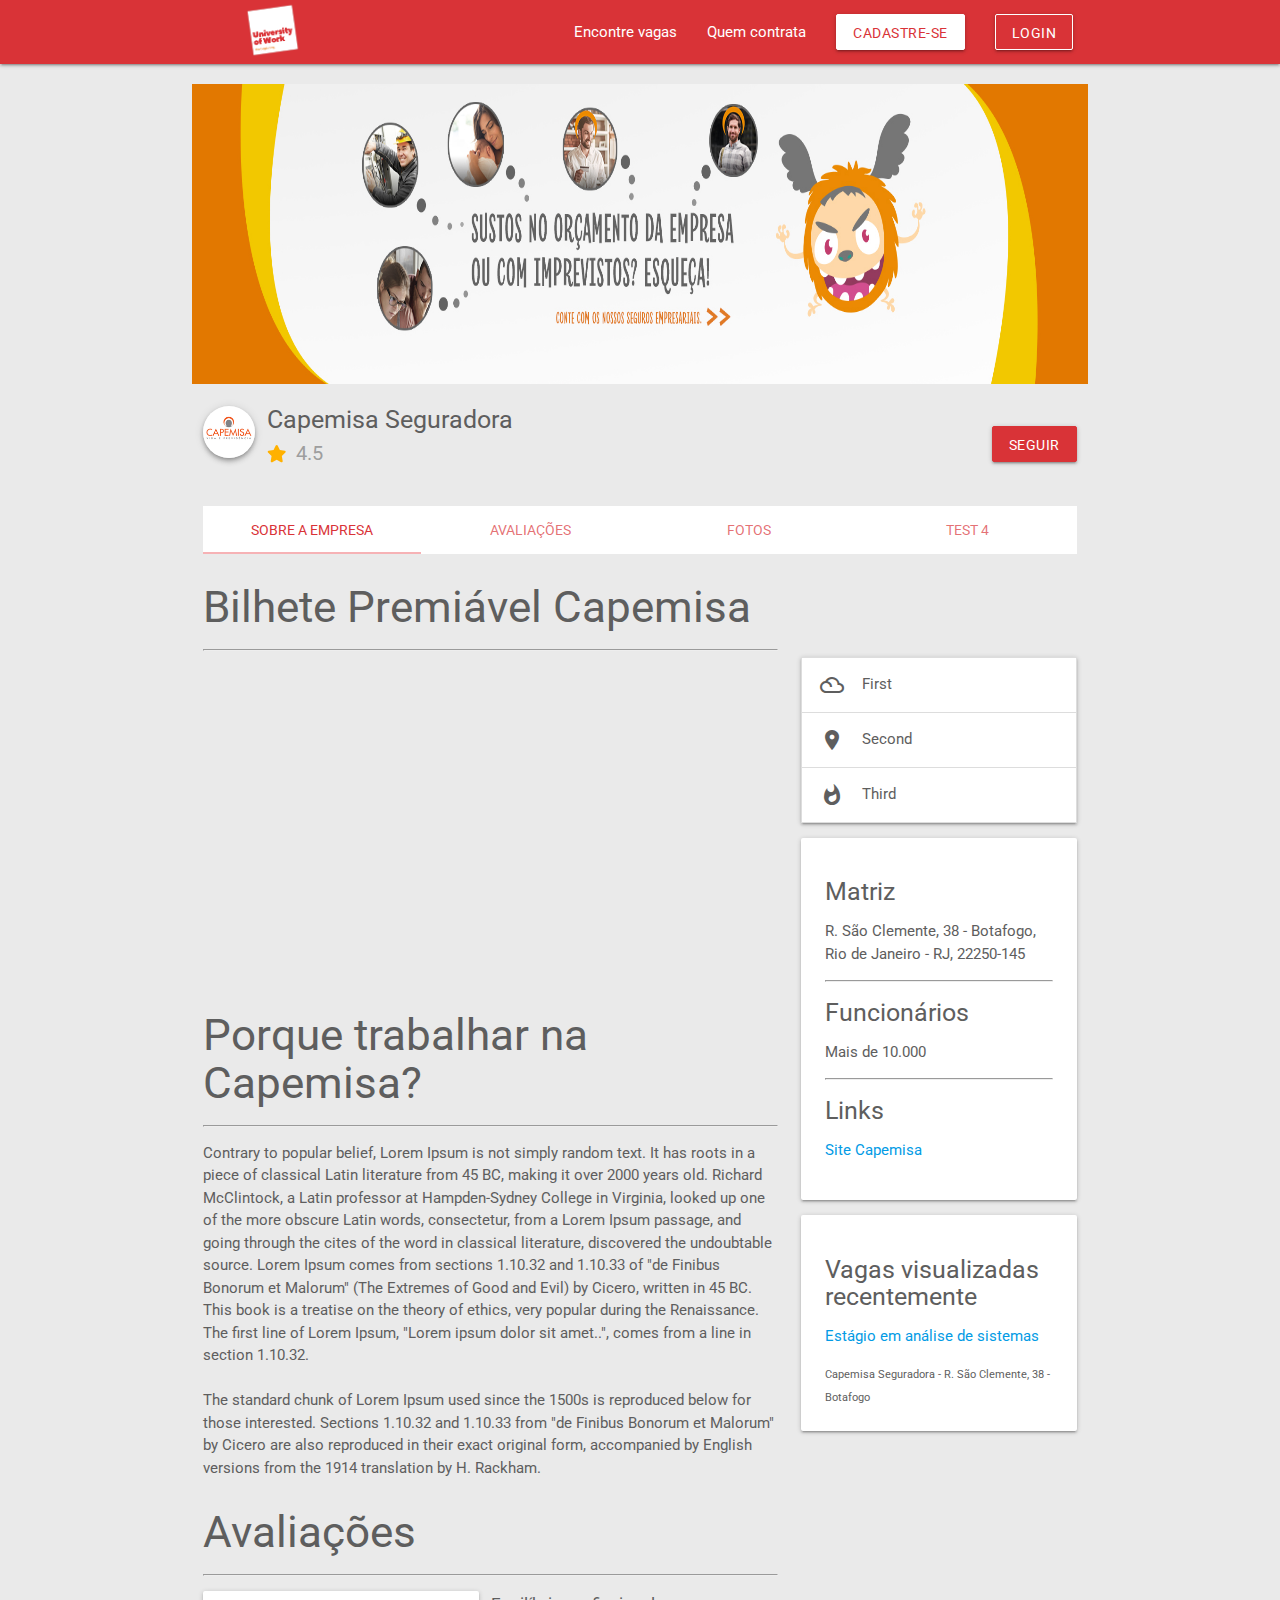
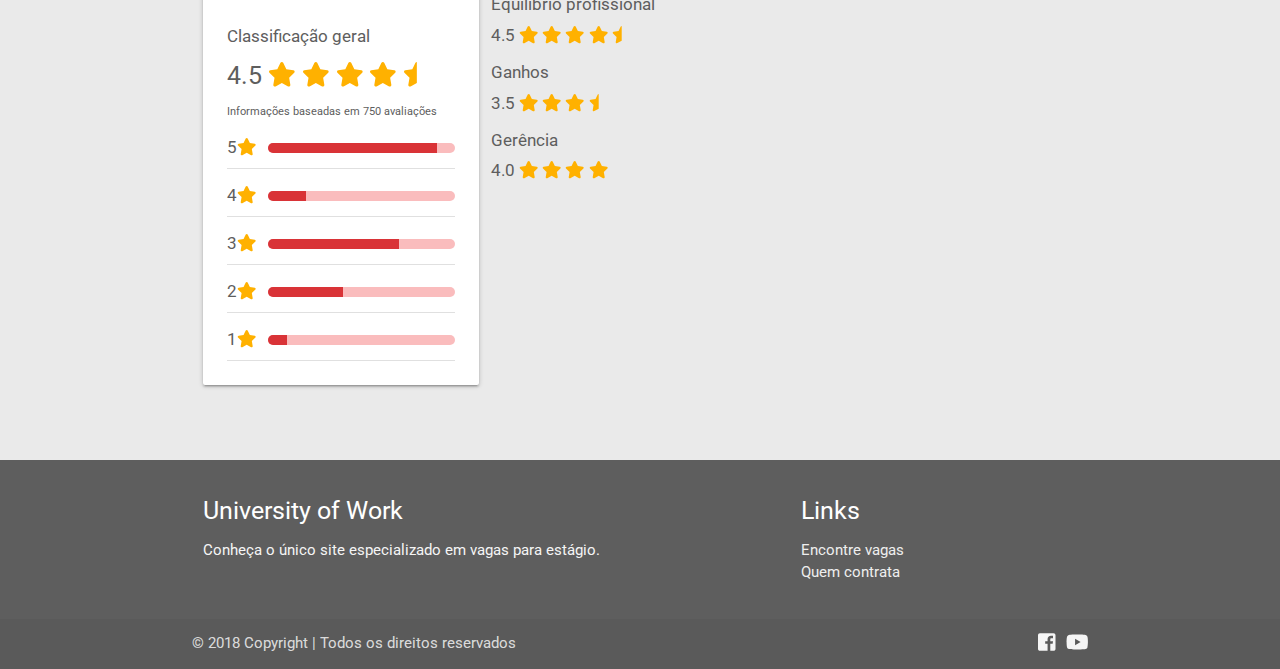
<file: view/candidate/perfil-empresa-2.html>
<!DOCTYPE html>
<html lang="pt-br">
<head>
    <meta charset="UTF-8">
    <title>University of Work</title>
    <link rel="icon" href="../../publico/imagem/Logo/favicon.ico">
	<!-- Fonte -->
	<link href="https://fonts.googleapis.com/css?family=Roboto" rel="stylesheet">
    <link href="https://fonts.googleapis.com/icon?family=Material+Icons" rel="stylesheet">

	<!-- CSS -->
	<link rel="stylesheet" href="../../publico/external/materialize/css/materialize.min.css">
    <link rel="stylesheet" href="../../publico/css/style.css">
    <link rel="stylesheet" href="../../publico/css/extends.css">
    
    <!-- JS -->
	<!-- ajax --><script src="https://ajax.googleapis.com/ajax/libs/jquery/3.2.1/jquery.min.js"></script>
	<!-- jQuery --><script type="text/javascript" src="../../controller/js/jquery-3.3.1.min.js"></script>

	<script defer src="../../publico/external/materialize/js/materialize.min.js" type="text/javascript"></script>
    <script defer src="../../publico/external/fontawesome-all.js" type="text/javascript"></script>
    <script defer src="../../publico/external/html2canvas.min.js" type="text/javascript"></script>
	<script defer src="../../publico/external/sweetalert.min.js" type="text/javascript"></script>	
    <script defer src="../../controller/js/javascript.js" type="text/javascript"></script>	

	<!-- Fecha imports do Firebase -->

	<meta name="viewport" content="width=device-width, user-scalable=no">
</head>
<body>
    
    <div id="header2"></div>    
    
    <div class="container">
        <div class="container-fluid">
            <img src="/publico/imagem/Partner/Capemisa/banner-site-capemisa_2.jpg" class="uow-banner-empresa">
        </div>

        <div class="uow-position-relative" style="margin-top: 15px;margin-bottom: 15px">
            <div class="row" style="margin-bottom:0px;">
                <div class="col s1">
                    <img src="/publico/imagem/Partner/Capemisa/capemisa-quadrada.png" alt="" class="circle uow-img-perfil-empresa z-depth-2">
                </div>
                <div class="col s9 m9">
                    <div class="row">
                        <h5 style="margin-top:0px" id="nameCompany">Capemisa Seguradora</h5>
                        <h6><i class="fas fa-star uow-color-star"></i><label class="tooltipped" data-position="right" data-tooltip="750 avaliações" style="margin-left:10px; font-size:20px">4.5</label></h6>
                    </div>
                </div>
                <div class="col s2 m2">
                    <button class="btn uow-btn-primary-pimary tooltipped" style="margin-top:20px; float: right" data-position="bottom" data-tooltip="Receba as novas oportunidades" value="follow" id="follow">Seguir</button>
                </div>
            </div>
        </div>
        
        <div class="row">
            <div class="col s12">
                <ul class="tabs">
                    <li class="tab col s3"><a class="active" href="#sobre">Sobre a empresa</a></li>
                    <li class="tab col s3"><a href="#avaliacoes">Avaliações</a></li>
                    <li class="tab col s3"><a href="#fotos">Fotos</a></li>
                    <li class="tab col s3"><a href="#test4">Test 4</a></li>
                </ul>
            </div>
            <div id="sobre" class="col s12">
                <div class="row">
                    <div class="col s8">
                        <h3>Bilhete Premiável Capemisa</h3>
                        <hr>
                        <div class="video-container">
                            <iframe width="853" height="480" src="//www.youtube.com/embed/AobVYa0yhSw" frameborder="0" allowfullscreen></iframe>
                        </div>
                        <h3>Porque trabalhar na Capemisa?</h3>
                        <hr>
                        <p>
                            Contrary to popular belief, Lorem Ipsum is not simply random text. It has roots in a piece of classical Latin literature from 45 BC, making it over 2000 years old. Richard McClintock, a Latin professor at Hampden-Sydney College in Virginia, looked up one of the more obscure Latin words, consectetur, from a Lorem Ipsum passage, and going through the cites of the word in classical literature, discovered the undoubtable source. Lorem Ipsum comes from sections 1.10.32 and 1.10.33 of "de Finibus Bonorum et Malorum" (The Extremes of Good and Evil) by Cicero, written in 45 BC. This book is a treatise on the theory of ethics, very popular during the Renaissance. The first line of Lorem Ipsum, "Lorem ipsum dolor sit amet..", comes from a line in section 1.10.32.
                            <br><br>
                            The standard chunk of Lorem Ipsum used since the 1500s is reproduced below for those interested. Sections 1.10.32 and 1.10.33 from "de Finibus Bonorum et Malorum" by Cicero are also reproduced in their exact original form, accompanied by English versions from the 1914 translation by H. Rackham.
                        </p>
                        <h3>Avaliações</h3>
                        <hr>
                        <div class="row">
                            <div class="col s6 m6">
                                <div class="card-panel">
                                    <h6>Classificação geral</h6>
                                    <h5>
                                        4.5
                                        <i class="fas fa-star uow-color-star"></i>
                                        <i class="fas fa-star uow-color-star"></i>
                                        <i class="fas fa-star uow-color-star"></i>
                                        <i class="fas fa-star uow-color-star"></i>
                                        <i class="fas fa-star-half uow-color-star"></i>
                                    </h5>
                                    <small>Informações baseadas em 750 avaliações</small>
                                    
                                    <table class="">
                                        <tbody>
                                            <tr>
                                                <td style="padding: 0px">
                                                    <h6>
                                                        5<i class="fas fa-star uow-color-star"></i>
                                                    </h6>
                                                </td>
                                                <td style="width: 82%; padding: 0px">
                                                    <div class="progress" style="margin-top: 22px">
                                                        <div class="determinate" style="width: 90%"></div>
                                                    </div>
                                                </td>
                                            </tr>
                                            <tr>
                                                <td style="padding: 0px">
                                                    <h6>
                                                        4<i class="fas fa-star uow-color-star"></i>
                                                    </h6>
                                                </td>
                                                <td style="padding: 0px">
                                                    <div class="progress" style="margin-top: 22px">
                                                        <div class="determinate" style="width: 20%"></div>
                                                    </div>
                                                </td>
                                            </tr>
                                            <tr>
                                                <td style="padding: 0px">
                                                    <h6>
                                                        3<i class="fas fa-star uow-color-star"></i>
                                                    </h6>
                                                </td>
                                                <td style="padding: 0px">
                                                    <div class="progress" style="margin-top: 22px">
                                                        <div class="determinate" style="width: 70%"></div>
                                                    </div>
                                                </td>
                                            </tr>
                                            <tr>
                                                <td style="padding: 0px">
                                                    <h6>
                                                        2<i class="fas fa-star uow-color-star"></i>
                                                    </h6>
                                                </td>
                                                <td style="padding: 0px">
                                                    <div class="progress" style="margin-top: 22px">
                                                        <div class="determinate" style="width: 40%"></div>
                                                    </div>
                                                </td>
                                            </tr>
                                            <tr>
                                                <td style="padding: 0px">
                                                    <h6>
                                                        1<i class="fas fa-star uow-color-star"></i>
                                                    </h6>
                                                </td>
                                                <td style="padding: 0px">
                                                    <div class="progress" style="margin-top: 22px">
                                                        <div class="determinate" style="width: 10%"></div>
                                                    </div>
                                                </td>
                                            </tr>
                                        </tbody>
                                    </table>                  
                                </div>
                            </div>
                            <div class="col s6 m6">
                                <div class="row" style="margin-bottom: 0px;">
                                    <h6>Equilíbrio profissional</h6>
                                    <h6>
                                        4.5
                                        <i class="fas fa-star uow-color-star"></i>
                                        <i class="fas fa-star uow-color-star"></i>
                                        <i class="fas fa-star uow-color-star"></i>
                                        <i class="fas fa-star uow-color-star"></i>
                                        <i class="fas fa-star-half uow-color-star"></i>
                                    </h6>
                                </div>
                                <div class="row" style="margin-bottom: 0px;">
                                    <h6>Ganhos</h6>
                                    <h6>
                                        3.5
                                        <i class="fas fa-star uow-color-star"></i>
                                        <i class="fas fa-star uow-color-star"></i>
                                        <i class="fas fa-star uow-color-star"></i>
                                        <i class="fas fa-star-half uow-color-star"></i>
                                    </h6>
                                </div>
                                <div class="row" style="margin-bottom: 0px;">
                                    <h6>Gerência</h6>
                                    <h6>
                                        4.0
                                        <i class="fas fa-star uow-color-star"></i>
                                        <i class="fas fa-star uow-color-star"></i>
                                        <i class="fas fa-star uow-color-star"></i>
                                        <i class="fas fa-star uow-color-star"></i>
                                    </h6>
                                </div>
                            </div>
                        </div>

                    </div>
                    <div class="col s4">
                        <ul class="collapsible" style="margin-top: 103px;">
                            <li>
                                <div class="collapsible-header"><i class="material-icons">filter_drama</i>First</div>
                                <div class="collapsible-body"><span>Lorem ipsum dolor sit amet.</span></div>
                            </li>
                            <li>
                                <div class="collapsible-header"><i class="material-icons">place</i>Second</div>
                                <div class="collapsible-body"><span>Lorem ipsum dolor sit amet.</span></div>
                            </li>
                            <li>
                                <div class="collapsible-header"><i class="material-icons">whatshot</i>Third</div>
                                <div class="collapsible-body"><span>Lorem ipsum dolor sit amet.</span></div>
                            </li>
                        </ul>
                        <div class="card-panel">
                            <h5>Matriz</h5>
                            <p>R. São Clemente, 38 - Botafogo, Rio de Janeiro - RJ, 22250-145</p> 
                            <hr>
                            <h5>Funcionários</h5>
                            <p>Mais de 10.000</p>
                            <hr>
                            <h5>Links</h5>
                            <p><a href="http://www.capemisa.com.br" target="_blank">Site Capemisa</a></p>
                        </div>
                        <div class="card-panel">
                            <h5>Vagas visualizadas recentemente</h5>
                            <p><a href="http://www.capemisa.com.br" target="_blank">Estágio em análise de sistemas</a></p>
                            <small>Capemisa Seguradora - R. São Clemente, 38 - Botafogo</small>
                        </div>
                    </div>
                    </div>
                </div>
            </div>
            <div id="avaliacoes" class="col s12">
                Test 2
            </div>
            <div id="fotos" class="col s12">
                <div class="row">
                    <div class="col s4">
                        <div class="row">
                            <div class="col s12 m12">
                              <div class="card-panel teal">
                                <span class="white-text">I am a very simple card. I am good at containing small bits of information.
                                I am convenient because I require little markup to use effectively. I am similar to what is called a panel in other frameworks.
                                </span>
                              </div>
                            </div>
                        </div>
                    </div>
                    <div class="col s4">
                        <div class="row">
                            <div class="col s12 m12">
                              <div class="card-panel teal">
                                <span class="white-text">I am a very simple card. I am good at containing small bits of information.
                                I am convenient because I require little markup to use effectively. I am similar to what is called a panel in other frameworks.
                                </span>
                              </div>
                            </div>
                        </div>
                    </div>
                    <div class="col s4">
                        <div class="row">
                            <div class="col s12 m12">
                              <div class="card-panel teal">
                                <img class="materialboxed" width="650" src="/publico/imagem/Partner/m4u.png" style="width:100%">
                              </div>
                            </div>
                        </div>
                    </div>
                </div>
            </div>
            <div id="test4" class="col s12">Test 4</div>
        </div>

    </div>


    

    <div id="footer"></div>

</body>
</html>
</file>
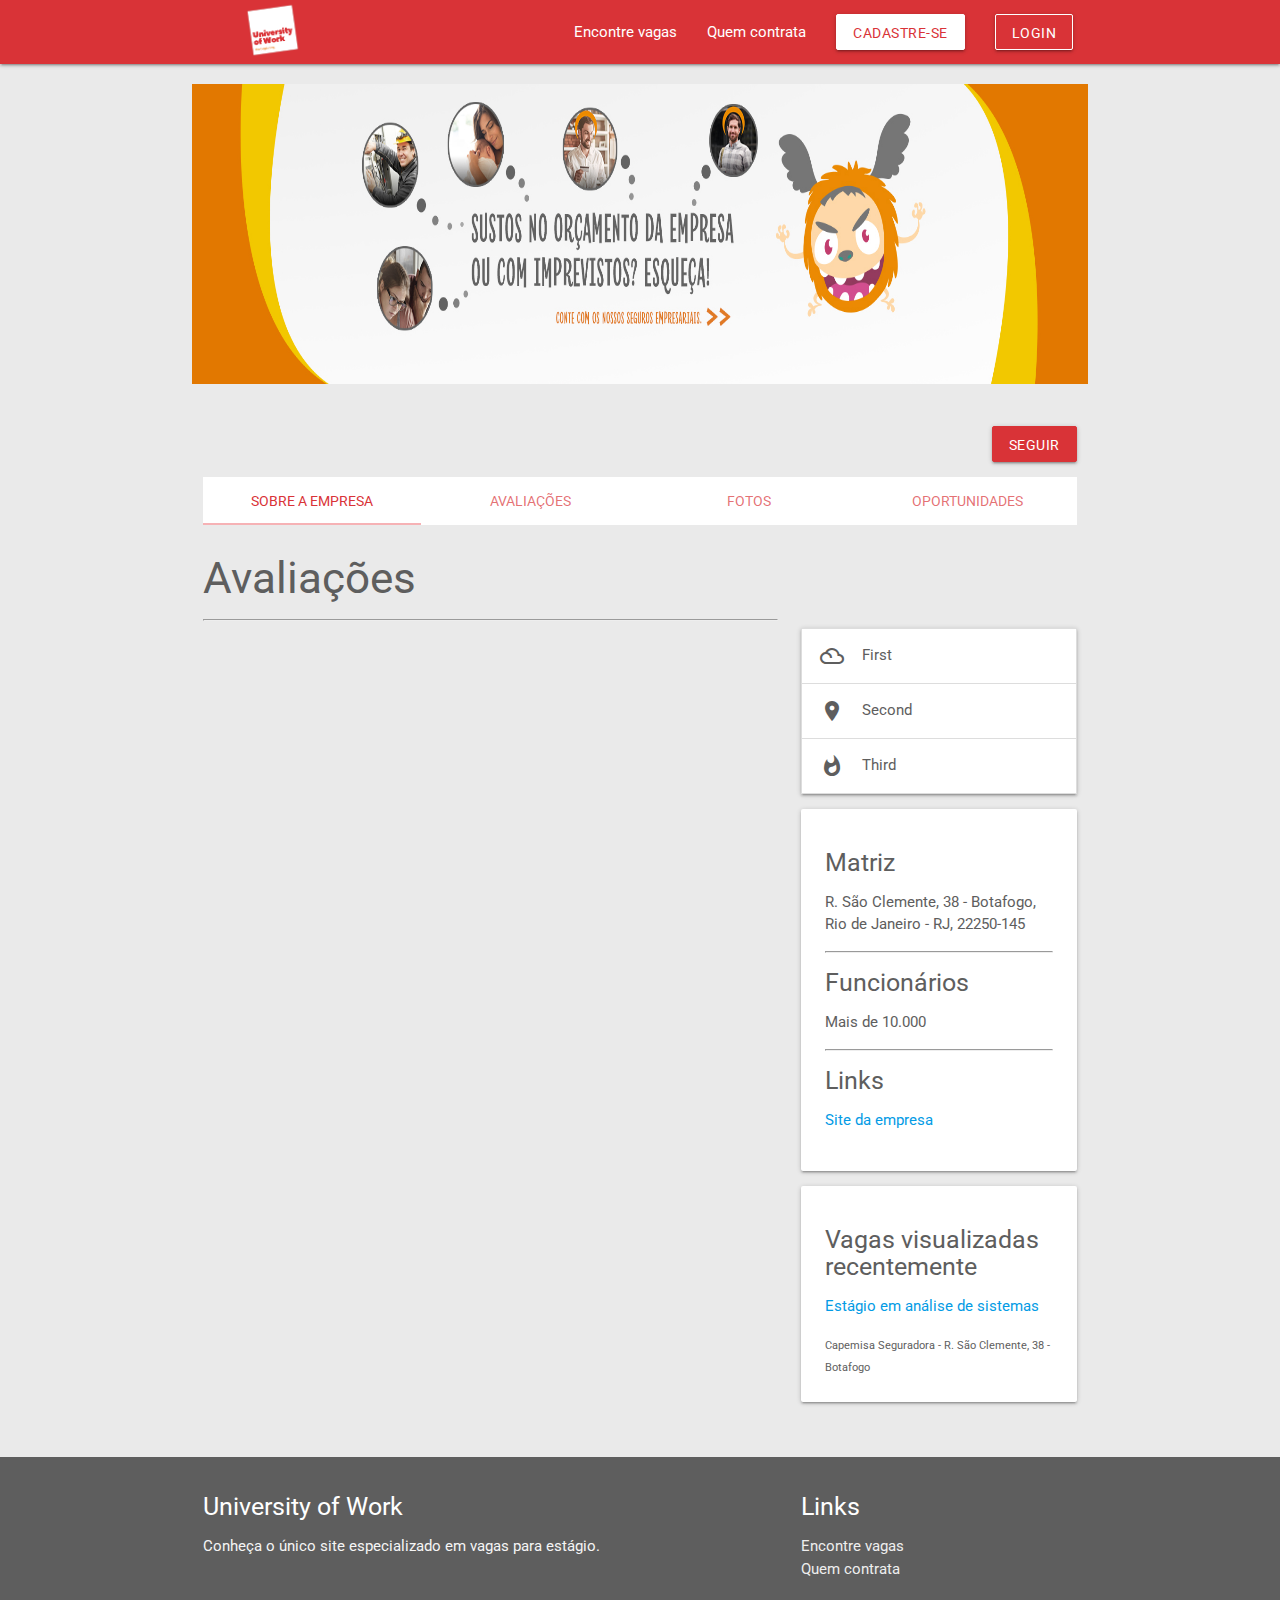
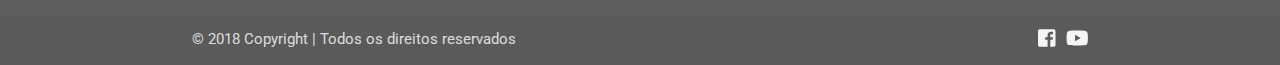
<file: view/candidate/perfil-empresa.html>
<!DOCTYPE html>
<html lang="pt-br">
<head>
    <meta charset="UTF-8">
    <title>University of Work</title>
    <link rel="icon" href="../../publico/imagem/Logo/favicon.ico">
	<!-- Fonte -->
	<link href="https://fonts.googleapis.com/css?family=Roboto" rel="stylesheet">
    <link href="https://fonts.googleapis.com/icon?family=Material+Icons" rel="stylesheet">

	<!-- CSS -->
	<link rel="stylesheet" href="../../publico/external/materialize/css/materialize.min.css">
    <link rel="stylesheet" href="../../publico/css/style.css">
    <link rel="stylesheet" href="../../publico/css/extends.css">
    
    <!-- JS -->
	<!-- ajax --><script src="https://ajax.googleapis.com/ajax/libs/jquery/3.2.1/jquery.min.js"></script>
	<!-- jQuery --><script type="text/javascript" src="../../controller/js/jquery-3.3.1.min.js"></script>

	<script defer src="../../publico/external/materialize/js/materialize.min.js" type="text/javascript"></script>
    <script defer src="../../publico/external/fontawesome-all.js" type="text/javascript"></script>
    <script defer src="../../publico/external/html2canvas.min.js" type="text/javascript"></script>
    <script defer src="../../publico/external/sweetalert.min.js" type="text/javascript"></script>	
    <script defer src="../../publico/external/moment.js" type="text/javascript"></script>	

    <script defer src="../../controller/js/javascript-componente.js" type="text/javascript"></script>	
    <script defer src="../../controller/js/javascript.js" type="text/javascript"></script>	
    <script defer src="../../controller/js/company.js" type="text/javascript"></script>	

	<meta name="viewport" content="width=device-width, user-scalable=no">
</head>
<body>
    
    <div id="header2"></div>    
    
    <div class="container">
        <div class="container-fluid">
            <img src="/publico/imagem/Partner/Capemisa/banner-site-capemisa_2.jpg" class="uow-banner-empresa">
        </div>

        <div class="uow-position-relative" style="margin-top: 15px;margin-bottom: 15px">
            <div class="row" style="margin-bottom:0px;">
                <div class="col s1">
                    <div id="componente-logo-empresa"></div>
                </div>
                <div class="col s9 m9">
                    <div class="row">
                        <div id="componente-nome-empresa"></div>
                        <div id="componente-nota-empresa"></div>
                    </div>
                </div>
                <div class="col s2 m2">
                    <button class="btn uow-btn-primary-pimary tooltipped waves-effect" style="margin-top:20px; float: right" data-position="bottom" data-tooltip="Receba as novas oportunidades" value="follow" id="follow">Seguir</button>
                </div>
            </div>
        </div>
        
        <div class="row">
            <div class="col s12">
                <ul class="tabs">
                    <li class="tab col s3"><a class="active" href="#sobre">Sobre a empresa</a></li>
                    <li class="tab col s3"><a href="#avaliacoes">Avaliações</a></li>
                    <li class="tab col s3"><a href="#fotos">Fotos</a></li>
                    <li class="tab col s3"><a href="#Oportunidades">Oportunidades</a></li>
                </ul>
            </div>
            <div id="sobre" class="col s12">
                <div class="row">
                    <div class="col s8">
                        <div id="componente-video"></div>
                        
                        <div id="componente-porque-trabalhar"></div>
                        
                        <h3>Avaliações</h3>
                        <hr>
                        <div class="row">
                            <div class="col s6 m6">
                                <div id='componente-nota-geral'></div>
                            </div>
                            <div class="col s6 m6">
                                <div class="row" style="margin-bottom: 0px;">
                                    <div id="componente-nota-categoria"></div>
                                </div>
                            </div>
                        </div>
                    </div>    
                    <div class="col s4">
                        <ul class="collapsible" style="margin-top: 103px;">
                            <li>
                                <div class="collapsible-header"><i class="material-icons">filter_drama</i>First</div>
                                <div class="collapsible-body"><span>Lorem ipsum dolor sit amet.</span></div>
                            </li>
                            <li>
                                <div class="collapsible-header"><i class="material-icons">place</i>Second</div>
                                <div class="collapsible-body"><span>Lorem ipsum dolor sit amet.</span></div>
                            </li>
                            <li>
                                <div class="collapsible-header"><i class="material-icons">whatshot</i>Third</div>
                                <div class="collapsible-body"><span>Lorem ipsum dolor sit amet.</span></div>
                            </li>
                        </ul>
                        <div class="card-panel">
                            <h5>Matriz</h5>
                            <p>R. São Clemente, 38 - Botafogo, Rio de Janeiro - RJ, 22250-145</p> 
                            <hr>
                            <h5>Funcionários</h5>
                            <p>Mais de 10.000</p>
                            <hr>
                            <h5>Links</h5>
                            <p><a href="http://www.capemisa.com.br" target="_blank">Site da empresa</a></p>
                        </div>
                        <div class="card-panel">
                            <h5>Vagas visualizadas recentemente</h5>
                            <p><a href="http://www.capemisa.com.br" target="_blank">Estágio em análise de sistemas</a></p>
                            <small>Capemisa Seguradora - R. São Clemente, 38 - Botafogo</small>
                        </div>
                    </div>
                    </div>
                </div>
            </div>
            <div id="avaliacoes" class="col s12">
            
                <div class="row">
                    <div class="col s12 m12">
                       <div class="componente-filtro-avaliacoes"></div>
                    </div>
                </div>
                
                <div class="container">

                </div>
                <div class="row">
                    <div class="input-field col s3">
                        <select>
                            <option value="" disabled selected>Ordenar</option>
                            <option value="1">Data</option>
                            <option value="2">Avaliação útil</option>
                            <option value="3">Pontuação</option>
                        </select>
                    </div>
                </div>
                <div class="row">
                    <div class="col s12 m12" >
                        <div id="componente-avaliacoes"></div>
                        <div class="card-panel" style="position: relative">
                            <span class="card-title">
                                <i class="fas fa-star uow-color-star"></i>
                                <i class="fas fa-star uow-color-star"></i>
                                <i class="fas fa-star uow-color-star"></i>
                                <i class="fas fa-star uow-color-star"></i>
                                <label style="font-size:20px; color: #5e5e5e">Bom lugar</label>
                            </span>
                            <br>
                            <small>Motorista (Ex-Parceiro) –  BELO HORIZONTE – 9 de Outubro de 2018</small>
                            <p>Lorem Ipsum is simply dummy text of the printing and typesetting industry. Lorem Ipsum has been the industry's standard dummy text ever since the 1500s, when an unknown printer took a galley of type and scrambled it to make a type specimen book. It has survived not only five centuries, but also the leap into electronic typesetting, remaining essentially unchanged. It was popularised in the 1960s with the release of Letraset sheets containing Lorem Ipsum passages, and more recently with desktop publishing software like Aldus PageMaker including versions of Lorem Ipsum.</p>
                            <div class="row">
                                <div class="col s12 m12 l12" style="position: relative">
                                    <label style="font-size: 20px; color: #565656; margin-right: 10px">Esta avaliação foi útil?</label>
                                    <button class="btn uow-btn-primary-pimary waves-effect"><i class="fas fa-arrow-up"></i> Sim</button>
                                    <button class="btn uow-btn-quaternary waves-effect"><i class="fas fa-arrow-down"></i> Não</button>  
                                    <div class="fixed-action-btn uow-btn-share">
                                        <a class="btn-floating uow-background-primary">
                                            <i class="material-icons">share</i>
                                        </a>
                                        <ul>
                                            <li><a class="btn-floating uow-background-messenger"><i class="fab fa-facebook-messenger uow-icon-center"></i></a></li>
                                            <li><a href="" rel="nofollow" target="_blank" id="whatsapp-share-btt" class="btn-floating uow-background-whatsapp share-whatsapp"><i class="fab fa-whatsapp uow-icon-center"></i></a></li>
                                            <li><a class="btn-floating uow-background-twitter"><i class="fab fa-twitter uow-icon-center"></i></a></li>
                                        </ul>
                                    </div>                                   
                                </div>
                            </div>
                        </div>
                        
                    </div>
                </div>
            </div>
            <div id="fotos" class="col s12">
                <div class="row">
                    <div id="componente-galeria"></div>
                </div>
            </div>
            <div id="Oportunidades" class="col s12">
                <div class="componente-filtro-avaliacoes"></div>
              
                <div class="row">
                    <div class="col s12 m12">
                        <div id="componente-oportunidade"></div>
                    </div>
                </div>
               
            </div>
        </div>

    </div>


    

    <div id="footer"></div>

</body>
</html>
</file>
<file: publico/css/style.css>
/* css */

html{
    background: #eaeaea;
    color: #5e5e5e;
}

/*font*/
.uow-font-primary{
    font-family: 'Bangers', cursive;
}

/*background*/
.uow-background-primary{
    background-color: #d93337 !important;
}

.uow-background-secondary{
    background-color: #fff;
}

.uow-background-tertiary{
    background-color: #ee8c3a;
}

.uow-background-quaternary{
    background-color: #5e5e5e;
}

/* .uow-background-primary-primary{
    background-color: #d93337;
} */

.uow-background-whatsapp{
    background-color: #25D366 !important;
}

.uow-background-messenger{
    background-color: #0084ff !important;
}

.uow-background-twitter{
    background-color: #55acee !important;
}

/*Color*/
.uow-color-primary{
    color: #d93337;
}

.uow-color-secondary{
    color: #fff;
}

.uow-color-quaternary{
    color: #5e5e5e;
}

.uow-color-star{
    color: #ffb100;
}

/*button*/

.uow-btn-primary{
    background-color: #d93337;
    border: 1px solid #d93337;
    color: #fff;
}

.uow-btn-primary:hover{
    background-color: transparent;
    border: 1px solid #d93337;
    color: #fff;
}

.uow-btn-primary-type2{
    background-color: #d93337;
    border: 1px solid #d93337;
    color: #fff;
}

.uow-btn-primary-type2:hover{
    background-color: transparent;
    border: 1px solid #d93337;
    color: #d93337;
}

.uow-btn-secondary{
    background-color: #fff;
    border: 1px solid #fff;
    color: #d93337;
}

.uow-btn-secondary:hover{
    background-color: transparent;
    border: 1px solid #fff;
    color: #fff;
}

.uow-btn-secondary-transparent{
    background-color: transparent;
    border: 1px solid #fff;
    color: #fff;
}

.uow-btn-secondary-transparent:hover{
    background-color: #fff;
    border: 1px solid #fff;
    color: #d93337;
}

.uow-btn-primary-pimary{
    background-color: #d93337;
    border: 1px solid #d93337;
    color: #fff;
}

.uow-btn-primary-pimary:hover{
    background-color: transparent;
    border: 1px solid #d93337;
    color: #d93337;
}

.uow-btn-quaternary{
    background-color: #5e5e5e;
    border: 1px solid #5e5e5e;
    color: #fff;
}

.uow-btn-quaternary:hover{
    background-color: transparent;
    border: 1px solid #5e5e5e;
    color: #5e5e5e;
}

.uow-btn-share{
    position: absolute;
    right: 10px;
    bottom: -10px;
}

/*position*/

.uow-position-relative{
    position: relative;
}

.uow-position-absolute{
    position: absolute;
}

/*Parallax*/

.uow-parallax{
    width: 100%;
    /* Set a specific height */
    position: relative;
    /* Create the parallax scrolling effect */
    background-attachment: fixed;
    background-position: center;
    background-repeat: no-repeat;
    background-size: cover;
}

#uow-id-bg-1{
    background-image:url("../imagem/Index/banner.png");
}

/*frame*/
.uow-frame-logo{
    max-width: 60px;
    max-height: 60px;
    margin-left: 50px;
}

.uow-center{
    position: absolute;
    top: 50%;
    left: 50%;
    margin-right: -50%;
    transform: translate(-50%, -50%);
}
.uow-chat{
    position: fixed;
    transition: all .6s;
}

.uow-chat-active{
    bottom: 0px;
    right: 100px;
    opacity: 1;
}

.uow-chat-inactive{
    bottom: -630px;
    right: 100px;
    opacity: 0;
}

/*icon*/

.uow-fotter-icon{
    font-size: 20px;
    margin-left: 10px;
    transition: all .6s;
}

.uow-facebook:hover{
    color: #3B5998;
}

.uow-youtube:hover{
    color: #ff0000;
}

.uow-icon-input{
    position: absolute;
    top: 12px;
    right: 30px;
}

.uow-icon-color-primary{
    transition: all .6s;
    color: #5e5e5e;
    cursor: pointer;
}

.uow-icon-color-primary:hover{
    color: #d93337;
}

.uow-icon-center{
    font-size: 20px;
    margin-right: 10px;
    margin-top: 10px;
}

 .uow-position-icon{
    position: absolute;
    top: 20px;
    right: 30px;
    font-size: 26px
}

/*Empresas Contratando*/

.uow-banner-empresa{
    width: 100%;
    height: 300px;
    z-index: -1;
    margin-top: 20px;
}

.uow-img-perfil-empresa{
   width: 100%;
   height: 100%;
}

/*Gallery*/

.uow-card-gallery{
    max-width:600px;
    max-height:600px;
    overflow: hidden;
}

/*Text*/

.uow-text-destaque{
    font-size: 16px;
    font-weight: bold;
    color: #5e5e5e;
}
</file>
<file: publico/css/extends.css>
/* template */

html, body {
    height: 100%;
}

::-webkit-input-placeholder { /* Chrome/Opera/Safari */
    color: #222222;
}
::-moz-placeholder { /* Firefox 19+ */
    color: #222222;
}
:-ms-input-placeholder { /* IE 10+ */
    color: #222222;
}
:-moz-placeholder { /* Firefox 18- */
    color: #222222;
}

.input-field input[type=search]:focus:not(.browser-default)+label i, .input-field input[type=search]:focus:not(.browser-default) ~ .mdi-navigation-close, .input-field input[type=search]:focus:not(.browser-default) ~ .material-icons {
    color: #444;
}

nav .input-field label.active i {
    color: #d93337;
}

/*scroll-bar*/

/* width */
::-webkit-scrollbar {
    width: 7px;
}

/* Track */
::-webkit-scrollbar-track {
    box-shadow: inset 0 0 5px grey; 
    border-radius: 10px;
}
 
/* Handle */
::-webkit-scrollbar-thumb {
    background: #a2a2a2; 
    border-radius: 10px;
}

/* Handle on hover */
::-webkit-scrollbar-thumb:hover {
    background: #808080; 
}

/*radio*/

[type="radio"]:checked+span:after, [type="radio"].with-gap:checked+span:after {
    background-color: #d93337;
}
[type="radio"]:checked+span:after, [type="radio"].with-gap:checked+span:before, [type="radio"].with-gap:checked+span:after {
    border: 2px solid #d93337;
}

/*tabs*/

.tabs .tab a:hover, .tabs .tab a.active {
    color: #d93337;
}

.tabs .tab a {
    color: rgba(217, 51, 55,0.7);
}

.tabs .tab a:focus, .tabs .tab a:focus.active {
    background-color: rgba(217, 51, 55,0.1);
}

.btn:focus, .btn-large:focus, .btn-small:focus, .btn-floating:focus{
    background: none;
    color: #5e5e5e
}

/*sweetAlert*/

.swal-button{
    text-decoration: none;
    background-color: #d93337;
    border: 1px solid #d93337;
    color: #fff;
    text-align: center;
    letter-spacing: .5px;
    -webkit-transition: background-color .2s ease-out;
    transition: background-color .2s ease-out;
    cursor: pointer;
}

.swal-button:active {
    background-color: #9c292b;
    color: #fff;
}

.swal-button:hover{
    background-color: transparent;
    border: 1px solid #d93337;
    color: #d93337;
}

.swal-button:focus {
    outline: none;
    box-shadow: 0 0 0 1px #fff, 0 0 0 3px rgba(217, 51, 55,0.1);
    background-color: #d93337;
}

.swal-button--cancel{
    background-color: #5e5e5e;
    border: 1px solid #5e5e5e;
    color: #fff;
}

.swal-button--cancel:hover{
    background-color: transparent;
    border: 1px solid #5e5e5e;
    color: #5e5e5e;
}

/*Progress bar*/

.progress{
    background: #fabcbd;
    margin-top: 22px;
    padding: 5px;
    border-radius: 10px;
}

.progress .determinate{
    background-color: #d93337;
}

/*select*/

.dropdown-content li>span {
    color: #d93337;
}

.select-wrapper input.select-dropdown:focus {
    border-bottom: 1px solid #d93337;
}
</file>
<file: publico/external/bootstrap-colorpicker-master/src/css/docs.css>
.container {
  background: #fff;
}

h4 ~ p {
  padding-left: 20px;
}

.inl-bl {
  display: inline-block;
}

.well .markup-heading {

}

.well .markup {
  background: #fff;
  color: #777;
  position: relative;
  padding: 45px 15px 15px;
  margin: 15px 0 0 0;
  border-radius: 0 0 4px 4px;
  box-shadow: none;
}

.well .markup::after {
  content: "Example";
  position: absolute;
  top: 15px;
  left: 15px;
  font-size: 12px;
  font-weight: bold;
  color: #bbb;
  text-transform: uppercase;
  letter-spacing: 1px;
}
</file>
